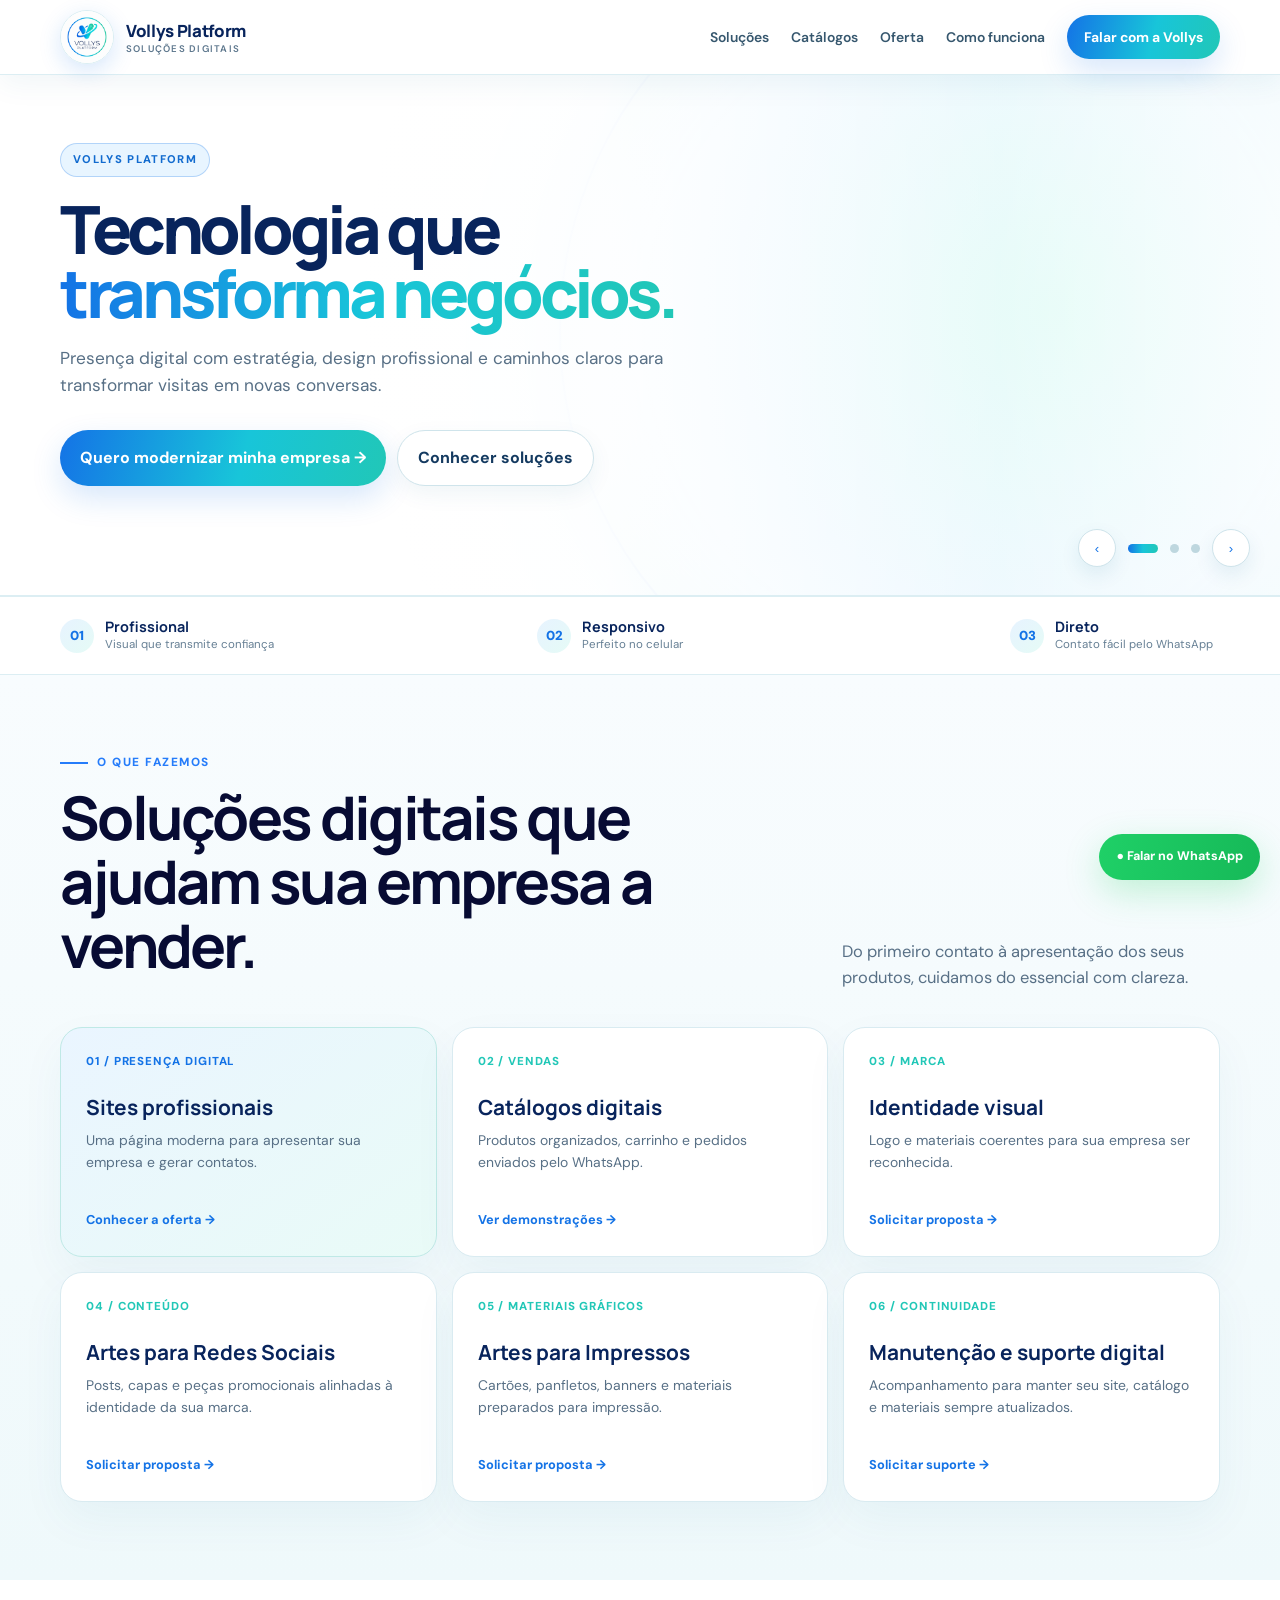
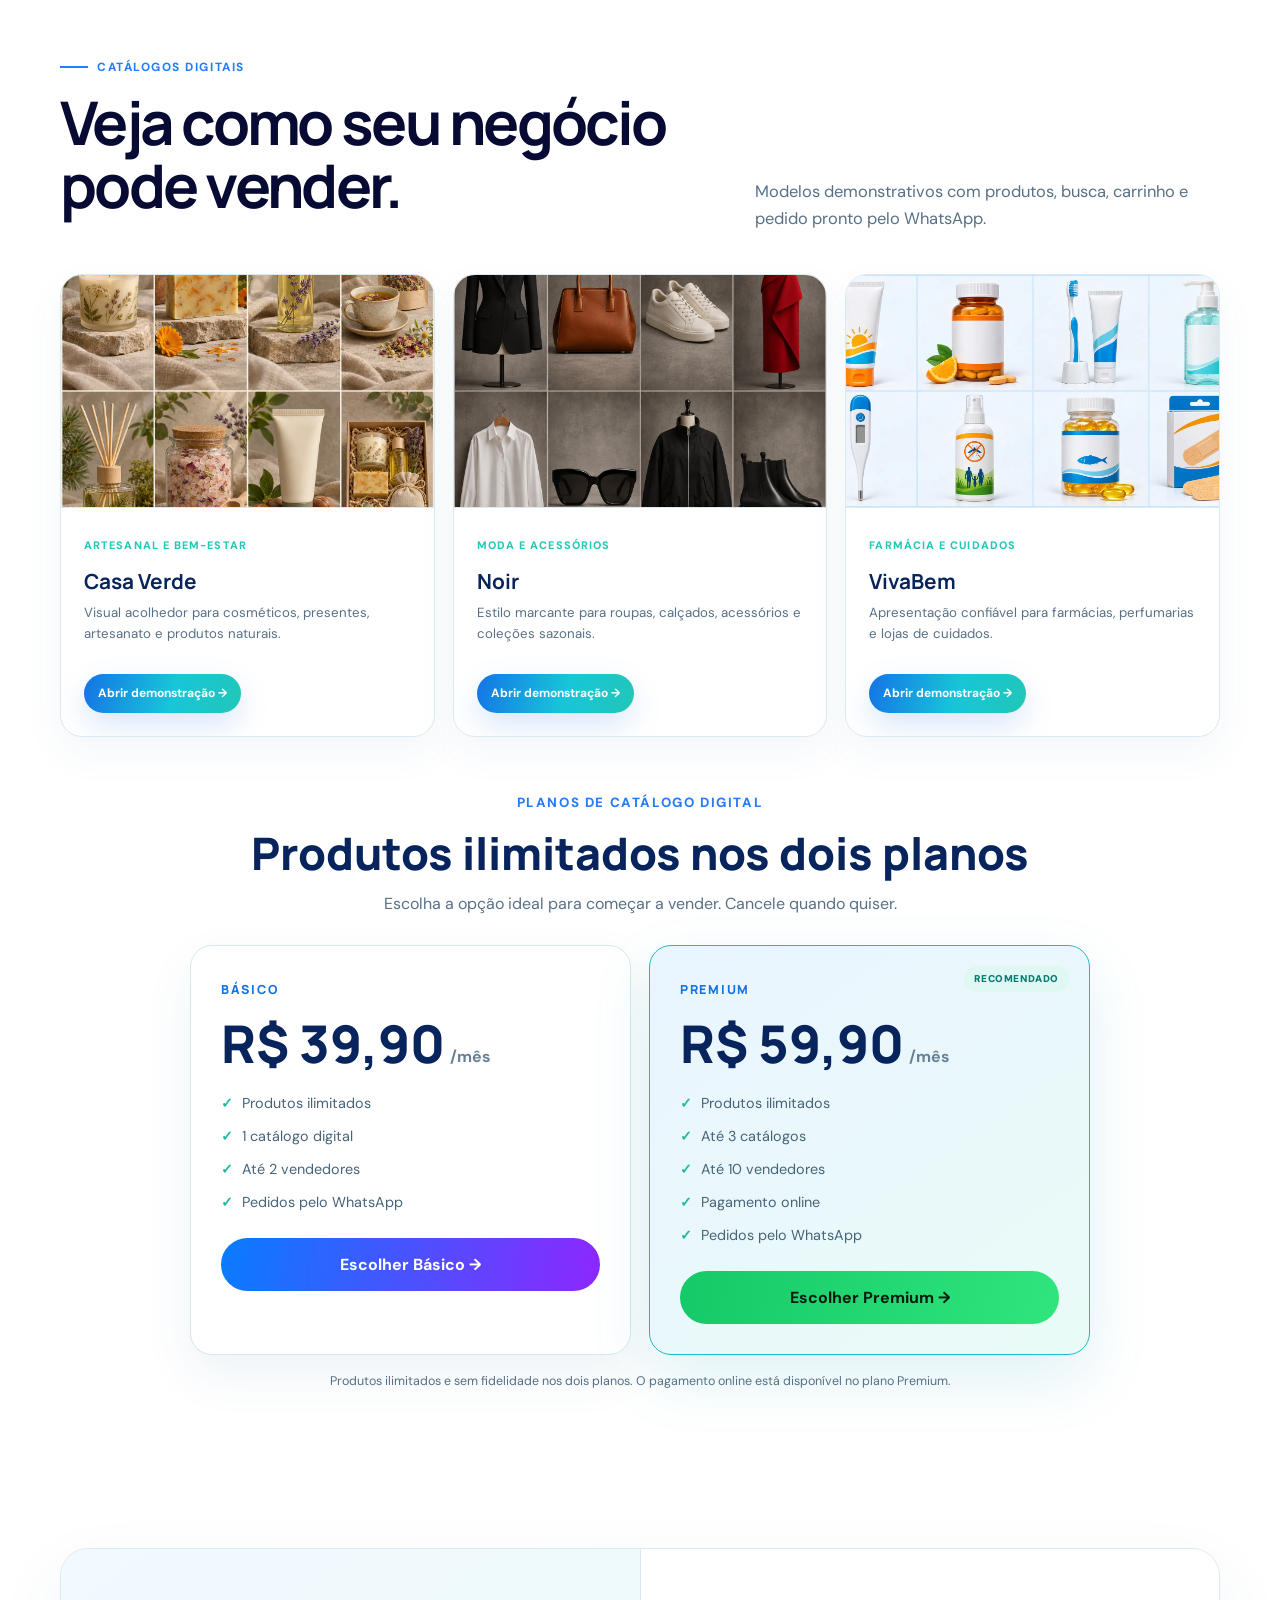
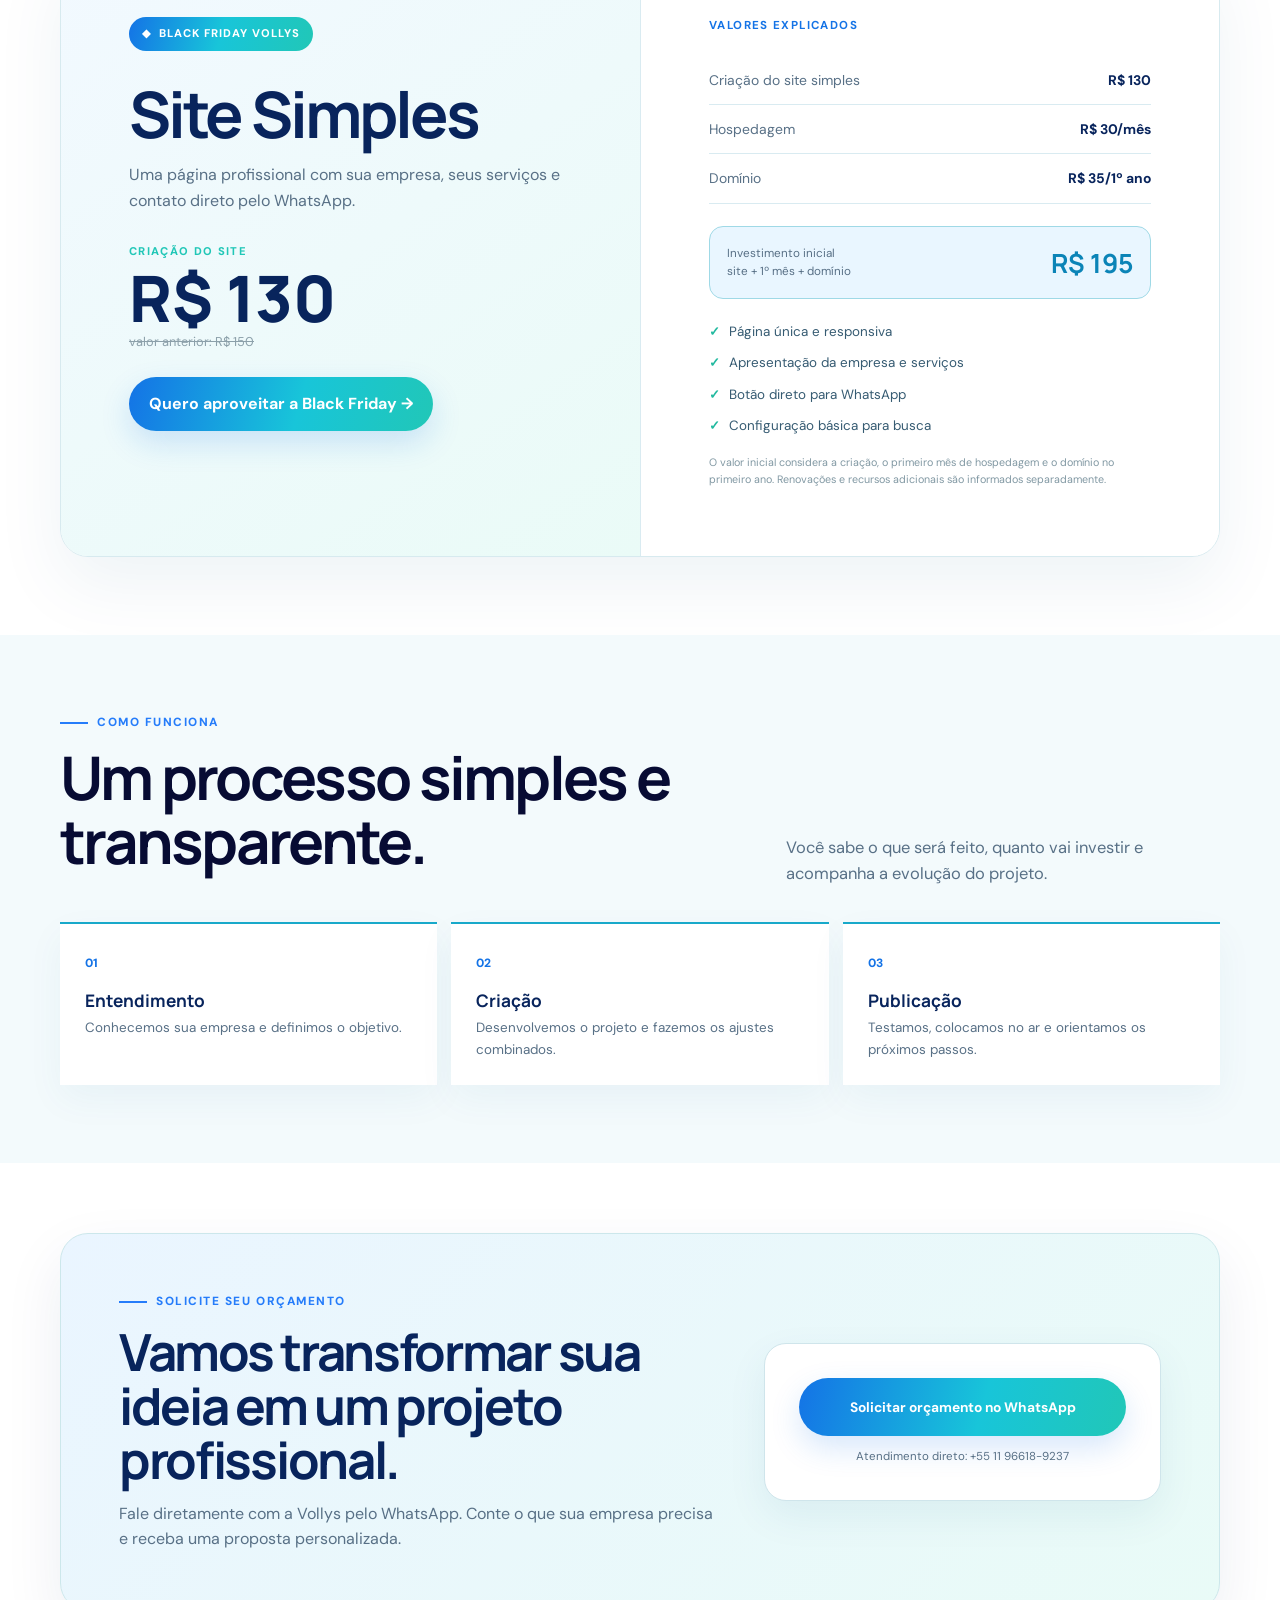
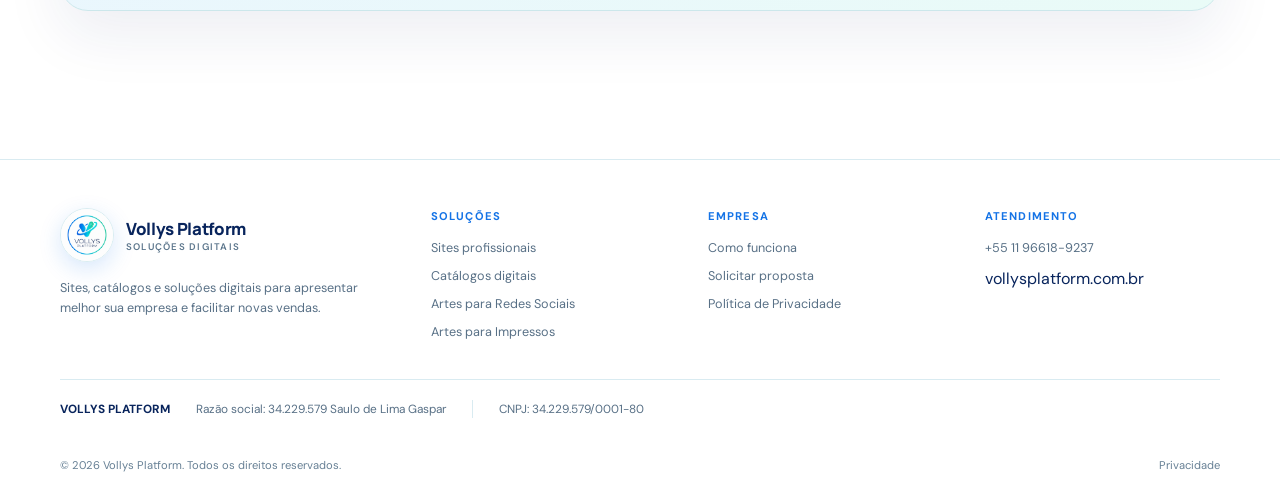
<file: index.html>
<!DOCTYPE html><html lang="pt-BR"><head>
<meta charset="UTF-8"><meta name="viewport" content="width=device-width,initial-scale=1">
<title>Vollys Platform | Tecnologia que transforma negócios</title>
<meta name="description" content="Sites profissionais, catálogos digitais, identidade visual e suporte digital para transformar sua presença na internet em novas oportunidades.">
<link rel="canonical" href="https://vollysplatform.com.br/"><link rel="icon" type="image/jpeg" href="assets/logo-vollys-azul-turquesa-v6.jpg?v=7"><link rel="apple-touch-icon" href="assets/logo-vollys-azul-turquesa-v6.jpg?v=7">
<meta property="og:title" content="Vollys Platform | Tecnologia que transforma negócios"><meta property="og:description" content="Sites profissionais, catálogos digitais, identidade visual e suporte para sua empresa vender melhor."><meta property="og:image" content="https://vollysplatform.com.br/assets/capa-facebook-vollys.png?v=2">
<link rel="preconnect" href="https://fonts.googleapis.com"><link href="https://fonts.googleapis.com/css2?family=DM+Sans:wght@400;500;600;700&family=Manrope:wght@600;700;800&display=swap" rel="stylesheet"><link rel="stylesheet" href="demos.css?v=tema-claro-vollys">
<style>
:root{--ink:#10263a;--blue:#075b80;--teal:#14a9a4;--mint:#dff5f0;--paper:#fbfdfc;--soft:#eef4f5;--muted:#617584;--line:#dce7e9;--lime:#b9ed72}*{box-sizing:border-box;margin:0;padding:0}html{scroll-behavior:smooth}body{font-family:"DM Sans",sans-serif;color:var(--ink);background:var(--paper);line-height:1.6;overflow-x:hidden}a{text-decoration:none;color:inherit}.wrap{width:min(1160px,calc(100% - 40px));margin:auto}.kicker{display:flex;align-items:center;gap:9px;color:var(--teal);font-size:.74rem;font-weight:800;letter-spacing:.13em;text-transform:uppercase}.kicker:before{content:"";width:28px;height:2px;background:currentColor}.title{font:700 clamp(2.15rem,4.7vw,3.8rem)/1.06 Manrope;letter-spacing:-.045em;margin:14px 0}.intro{max-width:650px;color:var(--muted);font-size:1.03rem}.btn{display:inline-flex;align-items:center;justify-content:center;padding:14px 20px;border-radius:999px;font-weight:700;border:1px solid var(--line);transition:.2s;background:white}.btn:hover{transform:translateY(-2px);box-shadow:0 10px 28px #10263a14}.primary{background:var(--ink);color:white;border-color:var(--ink)}
.topnote{background:linear-gradient(90deg,#10263a,#075b80,#10263a);color:white;text-align:center;padding:10px 14px;font-size:.76rem;font-weight:600;letter-spacing:.02em}.topnote b{display:inline-block;background:var(--lime);color:#173315;border-radius:999px;padding:3px 10px;margin-right:7px;font-size:.68rem;letter-spacing:.08em}header{position:sticky;top:0;z-index:20;background:#fbfdfce9;backdrop-filter:blur(16px);border-bottom:1px solid #e6eeee}nav{height:84px;display:flex;align-items:center;justify-content:space-between}.brand img{width:64px;height:64px;object-fit:cover;border-radius:16px;box-shadow:0 7px 22px #173b4d18}.links{display:flex;align-items:center;gap:27px;color:#526978;font-size:.87rem;font-weight:600}.links a:hover{color:var(--ink)}.menu{display:none;border:0;background:none;color:var(--ink);font-size:1.5rem}
.bf-badge{display:inline-flex;align-items:center;gap:8px;background:#10263a;color:white;border-radius:999px;padding:8px 13px;font-size:.7rem;font-weight:800;letter-spacing:.09em;margin-bottom:15px}.bf-badge:before{content:"◆";color:var(--lime)}.hero{padding:78px 0 88px;background:linear-gradient(150deg,#fbfdfc 58%,#e8f6f3 58%)}.hero-grid{display:grid;grid-template-columns:1.05fr .95fr;align-items:center;gap:64px}.hero h1{font:700 clamp(3.15rem,6.5vw,5.65rem)/.98 Manrope;letter-spacing:-.07em;margin:20px 0 24px}.hero h1 span{color:var(--teal)}.hero-copy>p{color:var(--muted);font-size:1.1rem;max-width:610px}.actions{display:flex;gap:11px;flex-wrap:wrap;margin:30px 0 23px}.micro{display:flex;gap:18px;flex-wrap:wrap;font-size:.78rem;color:#59717e}.micro b{color:var(--teal)}.showcase{position:relative;padding:25px}.showcase:before{content:"";position:absolute;inset:0;border-radius:48% 52% 44% 56%;background:#cfeee7;transform:rotate(-6deg)}.site-card{position:relative;background:white;border:1px solid #d9e7e8;border-radius:24px;padding:25px;box-shadow:0 35px 75px #27495820;transform:rotate(2deg)}.site-top{display:flex;gap:6px;margin-bottom:26px}.site-top i{width:8px;height:8px;border-radius:50%;background:#dce5e7}.site-card small{color:var(--teal);font-weight:800;letter-spacing:.08em}.site-card h3{font:700 2.25rem/1.08 Manrope;letter-spacing:-.04em;margin:13px 0}.site-card p{color:var(--muted);font-size:.83rem}.site-cta{display:inline-block;background:var(--ink);color:white;border-radius:999px;padding:10px 15px;margin:22px 0;font-size:.72rem;font-weight:700}.site-lines{display:grid;grid-template-columns:1fr .7fr;gap:10px}.site-lines i{height:75px;border-radius:12px;background:var(--soft)}.site-lines i:last-child{background:var(--mint)}
.proof{padding:28px 0;border-block:1px solid var(--line);background:white}.proof-row{display:flex;justify-content:center;gap:55px;flex-wrap:wrap}.proof-item{display:flex;align-items:center;gap:11px;color:var(--muted);font-size:.82rem}.proof-item span{display:grid;place-items:center;width:34px;height:34px;border-radius:50%;background:var(--mint);color:var(--teal);font-weight:900}section{padding:96px 0}.split{display:grid;grid-template-columns:.85fr 1.15fr;gap:75px;align-items:start}.principles{display:grid;gap:13px}.principle{padding:22px;background:white;border:1px solid var(--line);border-radius:18px;display:grid;grid-template-columns:42px 1fr;gap:16px}.principle span{display:grid;place-items:center;width:42px;height:42px;border-radius:12px;background:var(--mint);color:var(--teal);font-weight:800}.principle h3{font:700 1.05rem Manrope;margin-bottom:3px}.principle p{color:var(--muted);font-size:.85rem}
.services-section{background:var(--soft)}.services-head{display:flex;justify-content:space-between;gap:30px;align-items:end}.services{display:grid;grid-template-columns:repeat(3,1fr);gap:15px;margin-top:43px}.service{background:white;border:1px solid var(--line);border-radius:18px;padding:25px;min-height:225px;display:flex;flex-direction:column}.service em{font-style:normal;color:var(--teal);font-weight:800;font-size:.72rem;letter-spacing:.08em}.service h3{font:700 1.3rem Manrope;margin:22px 0 8px}.service p{color:var(--muted);font-size:.87rem}.service a{margin-top:auto;padding-top:18px;color:var(--blue);font-size:.8rem;font-weight:700}.service.featured{background:var(--ink);color:white;border-color:var(--ink)}.service.featured p{color:#b9cbd3}.service.featured a,.service.featured em{color:#74dfd6}
.offer{background:white}.offer-card{display:grid;grid-template-columns:1fr 1fr;border:1px solid var(--line);border-radius:28px;overflow:hidden;box-shadow:0 30px 80px #25445312}.offer-copy{padding:clamp(35px,6vw,68px);background:linear-gradient(145deg,#f7fbfa,#e8f7f3)}.offer-copy h2{font:700 clamp(2.6rem,5vw,4.2rem)/1 Manrope;letter-spacing:-.05em;margin:16px 0}.offer-copy p{color:var(--muted)}.price{font:800 4rem/1 Manrope;margin:30px 0 2px}.price small{display:block;font:800 .7rem "DM Sans";color:var(--teal);letter-spacing:.12em;text-transform:uppercase;margin-bottom:8px}.was{color:#8ca0aa;text-decoration:line-through;font-size:.8rem}.offer-details{padding:clamp(35px,6vw,68px);background:var(--ink);color:white}.offer-details h3{color:#81e5dc;font-size:.72rem;letter-spacing:.12em;margin-bottom:20px}.row-price{display:flex;justify-content:space-between;gap:15px;padding:13px 0;border-bottom:1px solid #ffffff1c;color:#c8d6dc;font-size:.87rem}.row-price strong{color:white}.total{display:flex;justify-content:space-between;align-items:end;padding:17px;margin:22px 0;border:1px solid #b9ed7255;border-radius:14px;background:#b9ed720c}.total span{font-size:.73rem;color:#c3d3da}.total strong{font:700 1.65rem Manrope;color:var(--lime)}.checklist{list-style:none;display:grid;gap:10px;color:#dce8ec;font-size:.84rem}.checklist li:before{content:"✓";color:#74dfd6;font-weight:900;margin-right:9px}.note{color:#8198a3;font-size:.67rem;margin-top:17px}
.process{background:#f7faf9}.steps{display:grid;grid-template-columns:repeat(4,1fr);gap:14px;margin-top:42px}.step{padding:25px;border-top:2px solid var(--teal);background:white}.step span{color:var(--teal);font-size:.75rem;font-weight:800}.step h3{font:700 1.08rem Manrope;margin:15px 0 5px}.step p{color:var(--muted);font-size:.84rem}.faq-wrap{display:grid;grid-template-columns:.72fr 1.28fr;gap:70px}.faqs{display:grid;gap:9px}.faq{border-bottom:1px solid var(--line)}.faq button{width:100%;border:0;background:none;padding:18px 0;display:flex;justify-content:space-between;text-align:left;color:var(--ink);font-weight:700;cursor:pointer}.answer{display:none;color:var(--muted);font-size:.86rem;padding:0 25px 18px 0}.faq.open .answer{display:block}
.contact{padding-top:35px}.contact-card{display:grid;grid-template-columns:.8fr 1.2fr;gap:50px;background:#eef7f5;border-radius:28px;padding:clamp(30px,5vw,58px)}.contact-card h2{font:700 clamp(2.2rem,4vw,3.5rem)/1.05 Manrope;letter-spacing:-.045em;margin:14px 0}.contact-card p{color:var(--muted)}form{display:grid;gap:12px}.form-row{display:grid;grid-template-columns:1fr 1fr;gap:12px}.field{display:grid;gap:5px}.field label{font-size:.67rem;font-weight:800;color:#536c78}.field input,.field select,.field textarea{width:100%;background:white;color:var(--ink);border:1px solid #d2e1e2;border-radius:12px;padding:13px;outline:none}.field textarea{min-height:85px}.consent{display:flex;gap:8px;color:var(--muted);font-size:.7rem}.consent a{color:var(--blue);text-decoration:underline}.form-note{font-size:.67rem;color:var(--muted)}footer{margin-top:90px;background:var(--ink);color:white;padding:55px 0 95px}.footer-grid{display:grid;grid-template-columns:1.3fr 1fr 1fr;gap:35px}.footer-grid p,.footer-grid a{color:#aebfc7;font-size:.79rem}.footer-grid h3{color:#74dfd6;font-size:.7rem;letter-spacing:.1em;margin-bottom:12px}.foot-links{display:grid;gap:8px}.legal{margin-top:35px;padding-top:22px;border-top:1px solid #ffffff18;display:flex;justify-content:space-between;gap:15px;flex-wrap:wrap;color:#8197a1;font-size:.7rem}.wa{position:fixed;right:20px;bottom:20px;z-index:15;background:#25d366;color:#082512;padding:13px 17px;border-radius:999px;font-size:.78rem;font-weight:800;box-shadow:0 12px 35px #25d36642}
@media(max-width:900px){.hero-grid,.split,.offer-card,.faq-wrap,.contact-card{grid-template-columns:1fr}.services{grid-template-columns:1fr 1fr}.steps{grid-template-columns:1fr 1fr}.footer-grid{grid-template-columns:1fr 1fr}.footer-grid>div:first-child{grid-column:span 2}}@media(max-width:680px){.wrap{width:calc(100% - 28px)}.links{display:none;position:absolute;top:84px;left:0;right:0;padding:20px;background:#050932;flex-direction:column;align-items:stretch}.links.open{display:flex}.menu{display:block}.hero{padding:0}.hero h1{font-size:2.75rem}.showcase{padding:7px}.site-card{transform:none}.services-head{display:block}.services,.steps,.form-row,.footer-grid{grid-template-columns:1fr}.footer-grid>div:first-child{grid-column:auto}.offer-copy,.offer-details{padding:32px 25px}section{padding:72px 0}.wa span{display:none}.wa{padding:15px;border-radius:50%}}

/* Identidade Vollys 2026 */
:root{--ink:#060a32;--blue:#087cff;--teal:#08d9ef;--violet:#a817ff;--mint:#e8f7ff;--paper:#f8faff;--soft:#edf2ff;--muted:#5f6c88;--line:#dce3f4;--lime:#08d9ef}body{background:var(--paper)}.topnote{background:linear-gradient(90deg,#05072d,#0b2b78,#4b0c88,#05072d);font-size:.78rem}.topnote b{background:linear-gradient(90deg,#08d9ef,#8d42ff);color:white}.brand{display:flex;align-items:center;gap:12px}.brand img{width:62px;height:62px;border-radius:50%;box-shadow:0 0 28px #1acfff55}.brand-name{font:800 1.05rem Manrope;color:white;letter-spacing:-.02em}.brand-name small{display:block;color:#9eacd1;font:600 .6rem "DM Sans";letter-spacing:.13em;text-transform:uppercase}header{background:#05072df2;border-bottom:1px solid #ffffff1c}.links{color:#cad4f1}.links a:hover{color:white}.menu{color:white}.primary{background:linear-gradient(100deg,#087cff,#781dff);border:0;box-shadow:0 12px 35px #273fff35}.primary:hover{box-shadow:0 16px 40px #273fff55}.kicker{color:#257cfa}.title{color:#070b33}.hero{position:relative;padding:0;background:#04072c;color:white}.carousel{position:relative;min-height:640px;overflow:hidden}.slide{position:absolute;inset:0;opacity:0;visibility:hidden;transition:opacity .7s ease;display:grid;align-items:center;background-size:cover;background-position:center}.slide.active{opacity:1;visibility:visible;z-index:1}.slide:after{content:"";position:absolute;inset:0;background:linear-gradient(90deg,#03062de8 0%,#03062dbf 44%,#03062d36 78%,#03062d80 100%)}.slide-one{background-image:url('assets/capa-facebook-vollys.png?v=2')}.slide-two{background:radial-gradient(circle at 78% 30%,#6120c9 0,#102a80 27%,#05072d 62%)}.slide-three{background:radial-gradient(circle at 70% 45%,#046ca8 0,#14206c 34%,#05072d 67%)}.slide-inner{position:relative;z-index:2;width:min(1160px,calc(100% - 40px));margin:auto;padding:90px 0 110px}.slide-copy{max-width:680px}.slide-copy .eyebrow{display:inline-flex;padding:7px 12px;border:1px solid #47e7ff66;border-radius:999px;background:#08d9ef12;color:#71ecff;font-weight:800;font-size:.7rem;letter-spacing:.12em}.slide h1,.slide h2{font:800 clamp(3rem,6vw,5.8rem)/.96 Manrope;letter-spacing:-.065em;margin:20px 0}.slide h1 span,.slide h2 span{background:linear-gradient(90deg,#1ddff1,#3e89ff,#be2fff);-webkit-background-clip:text;background-clip:text;color:transparent}.slide p{max-width:610px;color:#d2dcf3;font-size:1.08rem}.slide .btn:not(.primary){background:#ffffff10;color:white;border-color:#ffffff3a}.slide-visual{position:absolute;right:7%;top:50%;transform:translateY(-50%);width:min(32vw,390px);aspect-ratio:1;border-radius:50%;padding:14px;background:linear-gradient(135deg,#10ddf2,#1a5fff,#c018ff);box-shadow:0 0 100px #166fff55}.slide-visual img{width:100%;height:100%;object-fit:cover;border-radius:50%;display:block}.catalog-stack{position:absolute;right:5%;top:50%;transform:translateY(-50%);display:grid;grid-template-columns:repeat(2,minmax(150px,220px));gap:16px;transform-origin:center}.catalog-stack img{width:100%;aspect-ratio:1.3;object-fit:cover;border-radius:20px;border:1px solid #ffffff32;box-shadow:0 25px 60px #0006}.carousel-controls{position:absolute;z-index:4;left:50%;bottom:30px;transform:translateX(-50%);display:flex;align-items:center;gap:12px}.carousel-dot{width:9px;height:9px;border-radius:50%;border:0;background:#ffffff55;cursor:pointer}.carousel-dot.active{width:30px;border-radius:8px;background:linear-gradient(90deg,#08d9ef,#a817ff)}.carousel-arrow{display:grid;place-items:center;width:38px;height:38px;border-radius:50%;border:1px solid #ffffff38;background:#05072d99;color:white;cursor:pointer}.proof{background:#070b36;border-color:#ffffff14}.proof-item{color:#c9d4ef}.proof-item span{background:#10dff11b;color:#29e9fb}.services-section{background:linear-gradient(180deg,#f1f4ff,#e9efff)}.service{border-color:#d8e0f4;box-shadow:0 16px 40px #1d2c6510}.service.featured,.offer-details,footer{background:linear-gradient(145deg,#060a32,#111a5b)}.offer-copy{background:linear-gradient(145deg,#f7f9ff,#e8efff)}.contact-card{background:linear-gradient(135deg,#edf4ff,#f5eaff)}.wa{background:linear-gradient(100deg,#1fd067,#16b958);color:white}.demos-section{background:#fff}.catalog-offer{background:linear-gradient(120deg,#060a32,#172b7e)!important}.legal{color:#91a0c5}
.slide-one{background:radial-gradient(circle at 78% 30%,#233bba 0,#141d70 22%,#090d42 48%,#03062b 78%)!important}.slide-one:before{content:"";position:absolute;right:-8%;top:-30%;width:64vw;height:64vw;border-radius:50%;border:2px solid #19dff044;box-shadow:0 0 130px #652dff55,inset 0 0 100px #0bdff022}
@media(max-width:900px){.slide-visual,.catalog-stack{opacity:.28;right:-8%;filter:saturate(.9)}.slide-copy{max-width:78%}.carousel{min-height:600px}}
/* Organização compacta */
header nav{height:70px}.brand img{width:50px;height:50px}.links{gap:22px}.links .btn{padding:11px 17px}.carousel{min-height:520px}.slide-inner{padding:68px 0 92px}.slide h1,.slide h2{font-size:clamp(2.7rem,5.2vw,4.8rem);max-width:720px}.proof{padding:20px 0}.proof-row{justify-content:space-between;gap:22px}.proof-item{min-width:210px}.proof-item div{display:grid}.proof-item strong{color:white;font:700 .9rem Manrope}.proof-item small{color:#8fa1c9;font-size:.72rem}.services-section,section{padding:78px 0}.services{grid-template-columns:repeat(3,1fr);margin-top:35px}.service{min-height:230px}.process-heading{display:flex;align-items:end;justify-content:space-between;gap:40px}.steps{grid-template-columns:repeat(3,1fr);margin-top:34px}.contact{padding-top:70px}footer{margin-top:70px;padding:48px 0 28px}.footer-grid{grid-template-columns:1.4fr repeat(3,1fr);gap:42px}.footer-about p{margin-top:16px;max-width:330px}.company-data{display:flex;flex-wrap:wrap;gap:10px 26px;margin-top:36px;padding:20px 0;border-top:1px solid #ffffff18;color:#9aa9cc;font-size:.74rem}.company-data strong{color:white}.company-data span+span{padding-left:26px;border-left:1px solid #ffffff20}.legal{margin-top:0;padding-top:18px}.legal a{color:#9aa9cc}
.cta-card{grid-template-columns:1.2fr .8fr;align-items:center;background:linear-gradient(135deg,#edf4ff,#f5eaff);border:1px solid #dde4f8;box-shadow:0 24px 60px #18286b14}.cta-card h2{max-width:720px}.cta-action{display:grid;justify-items:center;gap:12px;padding:34px;border-radius:22px;background:#060a32}.cta-whatsapp{width:100%;min-height:58px;text-align:center;white-space:nowrap;font-size:.86rem}.cta-action small{color:#9cadd3;font-size:.72rem}
@media(max-width:1000px){.services{grid-template-columns:1fr 1fr}.footer-grid{grid-template-columns:1.3fr 1fr 1fr}.footer-grid>div:last-child{grid-column:2}.company-data span+span{padding-left:0;border-left:0}.cta-card{grid-template-columns:1fr}.cta-action{justify-items:stretch}}
@media(max-width:680px){.brand-name{display:none}.carousel{min-height:570px}.slide-inner{padding:62px 0 110px}.slide-copy{max-width:100%}.slide:after{background:#03062ddd}.slide h1,.slide h2{font-size:2.65rem}.slide-visual{width:75vw;right:-30%;opacity:.22}.catalog-stack{right:-38%;opacity:.18}.services-section,section{padding:60px 0}.proof-row{display:grid;grid-template-columns:1fr}.proof-item{min-width:0}.services{grid-template-columns:1fr}.process-heading{display:block}.steps{grid-template-columns:1fr}.footer-grid{grid-template-columns:1fr;gap:28px}.footer-grid>div:last-child{grid-column:auto}.company-data{display:grid}.topnote{font-size:.68rem}.topnote b{display:none}}
/* Evita sobreposição dos controles do carrossel com os botões */
.carousel-controls{left:auto;right:30px;bottom:28px;transform:none}
@media(max-width:680px){.carousel{min-height:600px}.slide-inner{padding-bottom:145px}.carousel-controls{right:auto;left:50%;bottom:24px;transform:translateX(-50%)}}
/* Logo oficial Vollys Platform */
.brand img{object-fit:contain;background:transparent}
.slide-visual img{object-fit:contain;background:#fff}
/* Identidade clara azul e turquesa Vollys */
:root{--ink:#08245c;--blue:#1473e6;--teal:#21c7b7;--violet:#1473e6;--mint:#eafbf8;--paper:#fff;--soft:#f2fafd;--muted:#587086;--line:#d9ebf1;--lime:#21c7b7}
body{background:#fff;color:var(--ink)}
header{background:#fffffff4;border-bottom:1px solid #dceef3;box-shadow:0 8px 30px #075b8010}header nav{height:74px}
.brand img{width:54px;height:54px;box-shadow:0 7px 22px #1473e62b;border:1px solid #d9edf2}
.brand-name{color:#08245c}.brand-name small{color:#5d778d}.links{color:#36576e}.links a:hover{color:#1473e6}.menu{color:#08245c}
.primary{background:linear-gradient(105deg,#1473e6,#18c5d9 56%,#21c7b7);color:#fff;box-shadow:0 12px 30px #1473e62b}
.primary:hover{box-shadow:0 17px 38px #0b8fa33d}
.hero{background:#fff;color:#08245c;border-bottom:1px solid #dceef3}
.slide{background-color:#fff}.slide-one{background:radial-gradient(circle at 82% 45%,#ddfbf5 0,#eaf7ff 29%,#fff 63%)!important}.slide-two{background:radial-gradient(circle at 78% 35%,#ddf8fa 0,#e8f3ff 32%,#fff 66%)}.slide-three{background:radial-gradient(circle at 76% 42%,#e7f5ff 0,#e5fbf6 35%,#fff 69%)}
.slide:after{background:linear-gradient(90deg,#fffffff8 0%,#ffffffe8 47%,#ffffff45 78%,#ffffffb5 100%)}
.slide-one:before{border-color:#1473e62d;box-shadow:0 0 100px #18c5d92b,inset 0 0 90px #21c7b724}
.slide-copy .eyebrow{border-color:#1473e641;background:#e8f5ff;color:#126bcf}.slide h1,.slide h2{color:#08245c}.slide h1 span,.slide h2 span{background:linear-gradient(90deg,#1473e6,#18c5d9,#21c7b7);-webkit-background-clip:text;background-clip:text;color:transparent}.slide p{color:#587086}.slide .btn:not(.primary){background:#fff;color:#143a60;border-color:#cfe4eb;box-shadow:0 8px 22px #075b8010}
.slide-visual{background:linear-gradient(135deg,#1473e6,#18c5d9,#21c7b7);box-shadow:0 30px 75px #0e9eb533}.catalog-stack img{border-color:#fff;box-shadow:0 22px 55px #075b8026}
.carousel-arrow{background:#fff;color:#1473e6;border-color:#cfe4eb;box-shadow:0 8px 20px #075b8017}.carousel-dot{background:#bed7df}.carousel-dot.active{background:linear-gradient(90deg,#1473e6,#18c5d9,#21c7b7)}
.proof{background:#fff;border-color:#dceef3}.proof-item{color:#526c81}.proof-item span{background:linear-gradient(135deg,#e7f3ff,#e5fbf6);color:#1473e6}.proof-item strong{color:#08245c}.proof-item small{color:#678095}
.services-section{background:linear-gradient(180deg,#f8fcfe,#eff9fb)}.service{background:#fff;border-color:#d9ebf1;box-shadow:0 18px 45px #075b800d;border-radius:22px;transition:transform .25s ease,box-shadow .25s ease}.service:hover{transform:translateY(-5px);box-shadow:0 24px 55px #075b801a}.service.featured{background:linear-gradient(145deg,#eaf5ff,#e9fbf7);color:#08245c;border-color:#bfe9e6}.service.featured p{color:#587086}.service.featured a,.service.featured em{color:#1473e6}
.demos-section{background:#fff}.demo-card{background:#fff;box-shadow:0 16px 40px #075b800d;border-radius:22px}.catalog-offer{background:linear-gradient(120deg,#eaf5ff,#e7fbf7)!important;color:#08245c;border:1px solid #cce7eb}.catalog-offer small{color:#1473e6}.catalog-offer p{color:#587086}.catalog-price del,.catalog-price span{color:#678095}.catalog-price strong{color:#0b84b7}
.catalog-plan{background:#fff;color:#08245c;border-color:#d4e8ed;box-shadow:0 20px 50px #075b8012}.catalog-plan.featured-plan{background:linear-gradient(145deg,#eaf5ff,#e9fbf7);border-color:#21b8c6;box-shadow:0 24px 60px #0e9eb521}.plan-name{color:#1473e6}.plan-price strong{color:#08245c}.plan-price span{color:#678095}.catalog-plan ul{color:#45647a}.catalog-plan li:before{color:#21b99f}.recommended{background:#dff8f4;color:#087b72}
.offer{background:#fff}.offer-card{border-color:#d7eaef;box-shadow:0 28px 70px #075b8012}.offer-copy{background:linear-gradient(145deg,#f2f9ff,#eafbf7)}.offer-details{background:#fff;color:#08245c;border-left:1px solid #d9ebf1}.offer-details h3{color:#1473e6}.row-price{color:#587086;border-color:#d9ebf1}.row-price strong{color:#08245c}.total{background:#e9f6ff;border-color:#9fd9e6}.total span{color:#587086}.total strong{color:#0b84b7}.checklist{color:#365b72}.checklist li:before{color:#21b99f}.bf-badge{background:linear-gradient(105deg,#1473e6,#18c5d9,#21c7b7);color:#fff}.bf-badge:before{color:#fff}
.process{background:#f3fafc}.step{background:#fff;border-top-color:#18a9ca;box-shadow:0 14px 35px #075b800d}.step span{color:#1473e6}.contact-card,.cta-card{background:linear-gradient(135deg,#eaf5ff,#e9fbf7);border-color:#cce7eb}.cta-action{background:#fff;border:1px solid #cfe5eb;box-shadow:0 15px 40px #075b8012}.cta-action small{color:#587086}
footer{background:#fff!important;color:#08245c;border-top:1px solid #d9ebf1}.footer-grid p,.footer-grid a{color:#587086}.footer-grid h3{color:#1473e6}.company-data{border-color:#d9ebf1;color:#587086}.company-data strong{color:#08245c}.company-data span+span{border-color:#d9ebf1}.legal,.legal a{color:#678095}
@media(max-width:900px){.slide-copy{max-width:82%}}
@media(max-width:680px){.links{background:#fff;box-shadow:0 20px 45px #075b801f;border-bottom:1px solid #d9ebf1}.slide:after{background:#fffffff0}.slide-copy{max-width:100%}.slide-visual,.catalog-stack{opacity:.16}.offer-details{border-left:0;border-top:1px solid #d9ebf1}}
</style><script src="demos-section.js?v=tema-claro-vollys" defer></script></head><body>
<header><nav class="wrap"><a class="brand" href="#top"><img src="assets/logo-vollys-azul-turquesa-v6.jpg?v=7" alt="Logo Vollys Platform"><span class="brand-name">Vollys Platform<small>Soluções digitais</small></span></a><button class="menu" aria-label="Abrir menu">☰</button><div class="links"><a href="#solucoes">Soluções</a><a href="#demonstracoes">Catálogos</a><a href="#oferta">Oferta</a><a href="#processo">Como funciona</a><a class="btn primary" href="#orcamento">Falar com a Vollys</a></div></nav></header>
<main id="top"><section class="hero" aria-label="Destaques Vollys"><div class="carousel" id="hero-carousel">
<article class="slide slide-one active"><div class="slide-inner"><div class="slide-copy"><span class="eyebrow">VOLLYS PLATFORM</span><h1>Tecnologia que <span>transforma negócios.</span></h1><p>Presença digital com estratégia, design profissional e caminhos claros para transformar visitas em novas conversas.</p><div class="actions"><a class="btn primary" href="#orcamento">Quero modernizar minha empresa →</a><a class="btn" href="#solucoes">Conhecer soluções</a></div></div></div></article>
<article class="slide slide-two"><div class="slide-inner"><div class="slide-copy"><span class="eyebrow">SITES PROFISSIONAIS</span><h2>Um site que transmite <span>confiança.</span></h2><p>Experiência moderna, rápida e adaptada ao celular para apresentar sua empresa e facilitar o contato pelo WhatsApp.</p><div class="actions"><a class="btn primary" href="#oferta">Ver oferta do site →</a><a class="btn" href="https://wa.me/5511966189237?text=Ol%C3%A1%21%20Quero%20um%20site%20profissional%20para%20minha%20empresa." target="_blank">Falar no WhatsApp</a></div></div><div class="slide-visual"><img src="assets/logo-vollys-azul-turquesa-v6.jpg?v=7" alt="Logo oficial Vollys Platform"></div></div></article>
<article class="slide slide-three"><div class="slide-inner"><div class="slide-copy"><span class="eyebrow">CATÁLOGOS DIGITAIS</span><h2>Produtos ilimitados para <span>vender mais.</span></h2><p>Planos a partir de R$ 39,90 por mês, com pedidos pelo WhatsApp. No Premium, seu cliente também pode pagar online.</p><div class="actions"><a class="btn primary" href="#demonstracoes">Ver planos e demonstrações →</a><a class="btn" href="https://wa.me/5511966189237?text=Ol%C3%A1%21%20Quero%20conhecer%20os%20planos%20do%20Cat%C3%A1logo%20Digital%20com%20produtos%20ilimitados." target="_blank" rel="noopener">Quero meu catálogo</a></div></div><div class="catalog-stack"><img src="demos/natural/products-real.webp" alt="Catálogo de produtos naturais"><img src="demos/moda/products-real.webp" alt="Catálogo de moda"><img src="demos/farmacia/products-real.webp" alt="Catálogo de farmácia"></div></div></article>
<div class="carousel-controls"><button class="carousel-arrow prev" aria-label="Destaque anterior">‹</button><button class="carousel-dot active" aria-label="Ir ao destaque 1"></button><button class="carousel-dot" aria-label="Ir ao destaque 2"></button><button class="carousel-dot" aria-label="Ir ao destaque 3"></button><button class="carousel-arrow next" aria-label="Próximo destaque">›</button></div></div></section>
<div class="proof"><div class="wrap proof-row"><div class="proof-item"><span>01</span><div><strong>Profissional</strong><small>Visual que transmite confiança</small></div></div><div class="proof-item"><span>02</span><div><strong>Responsivo</strong><small>Perfeito no celular</small></div></div><div class="proof-item"><span>03</span><div><strong>Direto</strong><small>Contato fácil pelo WhatsApp</small></div></div></div></div>
<section class="services-section" id="solucoes"><div class="wrap"><div class="services-head"><div><div class="kicker">O que fazemos</div><h2 class="title">Soluções digitais que ajudam sua empresa a vender.</h2></div><p class="intro">Do primeiro contato à apresentação dos seus produtos, cuidamos do essencial com clareza.</p></div><div class="services"><article class="service featured"><em>01 / PRESENÇA DIGITAL</em><h3>Sites profissionais</h3><p>Uma página moderna para apresentar sua empresa e gerar contatos.</p><a href="#oferta">Conhecer a oferta →</a></article><article class="service"><em>02 / VENDAS</em><h3>Catálogos digitais</h3><p>Produtos organizados, carrinho e pedidos enviados pelo WhatsApp.</p><a href="#demonstracoes">Ver demonstrações →</a></article><article class="service"><em>03 / MARCA</em><h3>Identidade visual</h3><p>Logo e materiais coerentes para sua empresa ser reconhecida.</p><a href="#orcamento">Solicitar proposta →</a></article><article class="service"><em>04 / CONTEÚDO</em><h3>Artes para Redes Sociais</h3><p>Posts, capas e peças promocionais alinhadas à identidade da sua marca.</p><a href="#orcamento">Solicitar proposta →</a></article><article class="service"><em>05 / MATERIAIS GRÁFICOS</em><h3>Artes para Impressos</h3><p>Cartões, panfletos, banners e materiais preparados para impressão.</p><a href="#orcamento">Solicitar proposta →</a></article><article class="service"><em>06 / CONTINUIDADE</em><h3>Manutenção e suporte digital</h3><p>Acompanhamento para manter seu site, catálogo e materiais sempre atualizados.</p><a href="#orcamento">Solicitar suporte →</a></article></div></div></section>
<section class="offer" id="oferta"><div class="wrap offer-card"><div class="offer-copy"><div class="bf-badge">BLACK FRIDAY VOLLYS</div><h2>Site Simples</h2><p>Uma página profissional com sua empresa, seus serviços e contato direto pelo WhatsApp.</p><div class="price"><small>Criação do site</small>R$ 130</div><div class="was">valor anterior: R$ 150</div><a class="btn primary" style="margin-top:25px" href="https://wa.me/5511966189237?text=Ol%C3%A1%21%20Quero%20aproveitar%20a%20Black%20Friday%20do%20site%20simples%20por%20R%24%20130." target="_blank">Quero aproveitar a Black Friday →</a></div><div class="offer-details"><h3>VALORES EXPLICADOS</h3><div class="row-price"><span>Criação do site simples</span><strong>R$ 130</strong></div><div class="row-price"><span>Hospedagem</span><strong>R$ 30/mês</strong></div><div class="row-price"><span>Domínio</span><strong>R$ 35/1º ano</strong></div><div class="total"><span>Investimento inicial<br>site + 1º mês + domínio</span><strong>R$ 195</strong></div><ul class="checklist"><li>Página única e responsiva</li><li>Apresentação da empresa e serviços</li><li>Botão direto para WhatsApp</li><li>Configuração básica para busca</li></ul><p class="note">O valor inicial considera a criação, o primeiro mês de hospedagem e o domínio no primeiro ano. Renovações e recursos adicionais são informados separadamente.</p></div></div></section>
<section class="process" id="processo"><div class="wrap"><div class="process-heading"><div><div class="kicker">Como funciona</div><h2 class="title">Um processo simples e transparente.</h2></div><p class="intro">Você sabe o que será feito, quanto vai investir e acompanha a evolução do projeto.</p></div><div class="steps"><article class="step"><span>01</span><h3>Entendimento</h3><p>Conhecemos sua empresa e definimos o objetivo.</p></article><article class="step"><span>02</span><h3>Criação</h3><p>Desenvolvemos o projeto e fazemos os ajustes combinados.</p></article><article class="step"><span>03</span><h3>Publicação</h3><p>Testamos, colocamos no ar e orientamos os próximos passos.</p></article></div></div></section>
<section class="contact" id="orcamento"><div class="wrap contact-card cta-card"><div><div class="kicker">Solicite seu orçamento</div><h2>Vamos transformar sua ideia em um projeto profissional.</h2><p>Fale diretamente com a Vollys pelo WhatsApp. Conte o que sua empresa precisa e receba uma proposta personalizada.</p></div><div class="cta-action"><a class="btn primary cta-whatsapp" href="https://wa.me/5511966189237?text=Ol%C3%A1%21%20Vim%20pelo%20site%20da%20Vollys%20Platform%20e%20gostaria%20de%20solicitar%20um%20or%C3%A7amento." target="_blank" rel="noopener">Solicitar orçamento no WhatsApp</a><small>Atendimento direto: +55 11 96618-9237</small></div></div></section></main>
<footer><div class="wrap"><div class="footer-grid"><div class="footer-about"><a class="brand" href="#top"><img src="assets/logo-vollys-azul-turquesa-v6.jpg?v=7" alt="Logo Vollys Platform"><span class="brand-name">Vollys Platform<small>Soluções digitais</small></span></a><p>Sites, catálogos e soluções digitais para apresentar melhor sua empresa e facilitar novas vendas.</p></div><div><h3>SOLUÇÕES</h3><div class="foot-links"><a href="#solucoes">Sites profissionais</a><a href="#demonstracoes">Catálogos digitais</a><a href="#orcamento">Artes para Redes Sociais</a><a href="#orcamento">Artes para Impressos</a></div></div><div><h3>EMPRESA</h3><div class="foot-links"><a href="#processo">Como funciona</a><a href="#orcamento">Solicitar proposta</a><a href="privacidade.html">Política de Privacidade</a></div></div><div><h3>ATENDIMENTO</h3><div class="foot-links"><a href="https://wa.me/5511966189237" target="_blank">+55 11 96618-9237</a><span>vollysplatform.com.br</span></div></div></div><div class="company-data"><strong>VOLLYS PLATFORM</strong><span>Razão social: 34.229.579 Saulo de Lima Gaspar</span><span>CNPJ: 34.229.579/0001-80</span></div><div class="legal"><span>© 2026 Vollys Platform. Todos os direitos reservados.</span><span><a href="privacidade.html">Privacidade</a></span></div></div></footer>
<a class="wa" href="https://wa.me/5511966189237?text=Ol%C3%A1%21%20Vim%20pelo%20site%20da%20Vollys%20Platform." target="_blank" aria-label="Falar no WhatsApp">● <span>Falar no WhatsApp</span></a>
<script>const menu=document.querySelector('.menu'),links=document.querySelector('.links');menu.onclick=()=>links.classList.toggle('open');links.querySelectorAll('a').forEach(a=>a.onclick=()=>links.classList.remove('open'));const slides=[...document.querySelectorAll('.slide')],dots=[...document.querySelectorAll('.carousel-dot')];let current=0,timer;function showSlide(i){current=(i+slides.length)%slides.length;slides.forEach((s,n)=>s.classList.toggle('active',n===current));dots.forEach((d,n)=>d.classList.toggle('active',n===current));clearInterval(timer);timer=setInterval(()=>showSlide(current+1),6500)}document.querySelector('.carousel-arrow.prev').onclick=()=>showSlide(current-1);document.querySelector('.carousel-arrow.next').onclick=()=>showSlide(current+1);dots.forEach((d,i)=>d.onclick=()=>showSlide(i));showSlide(0);</script></body></html>
</file>
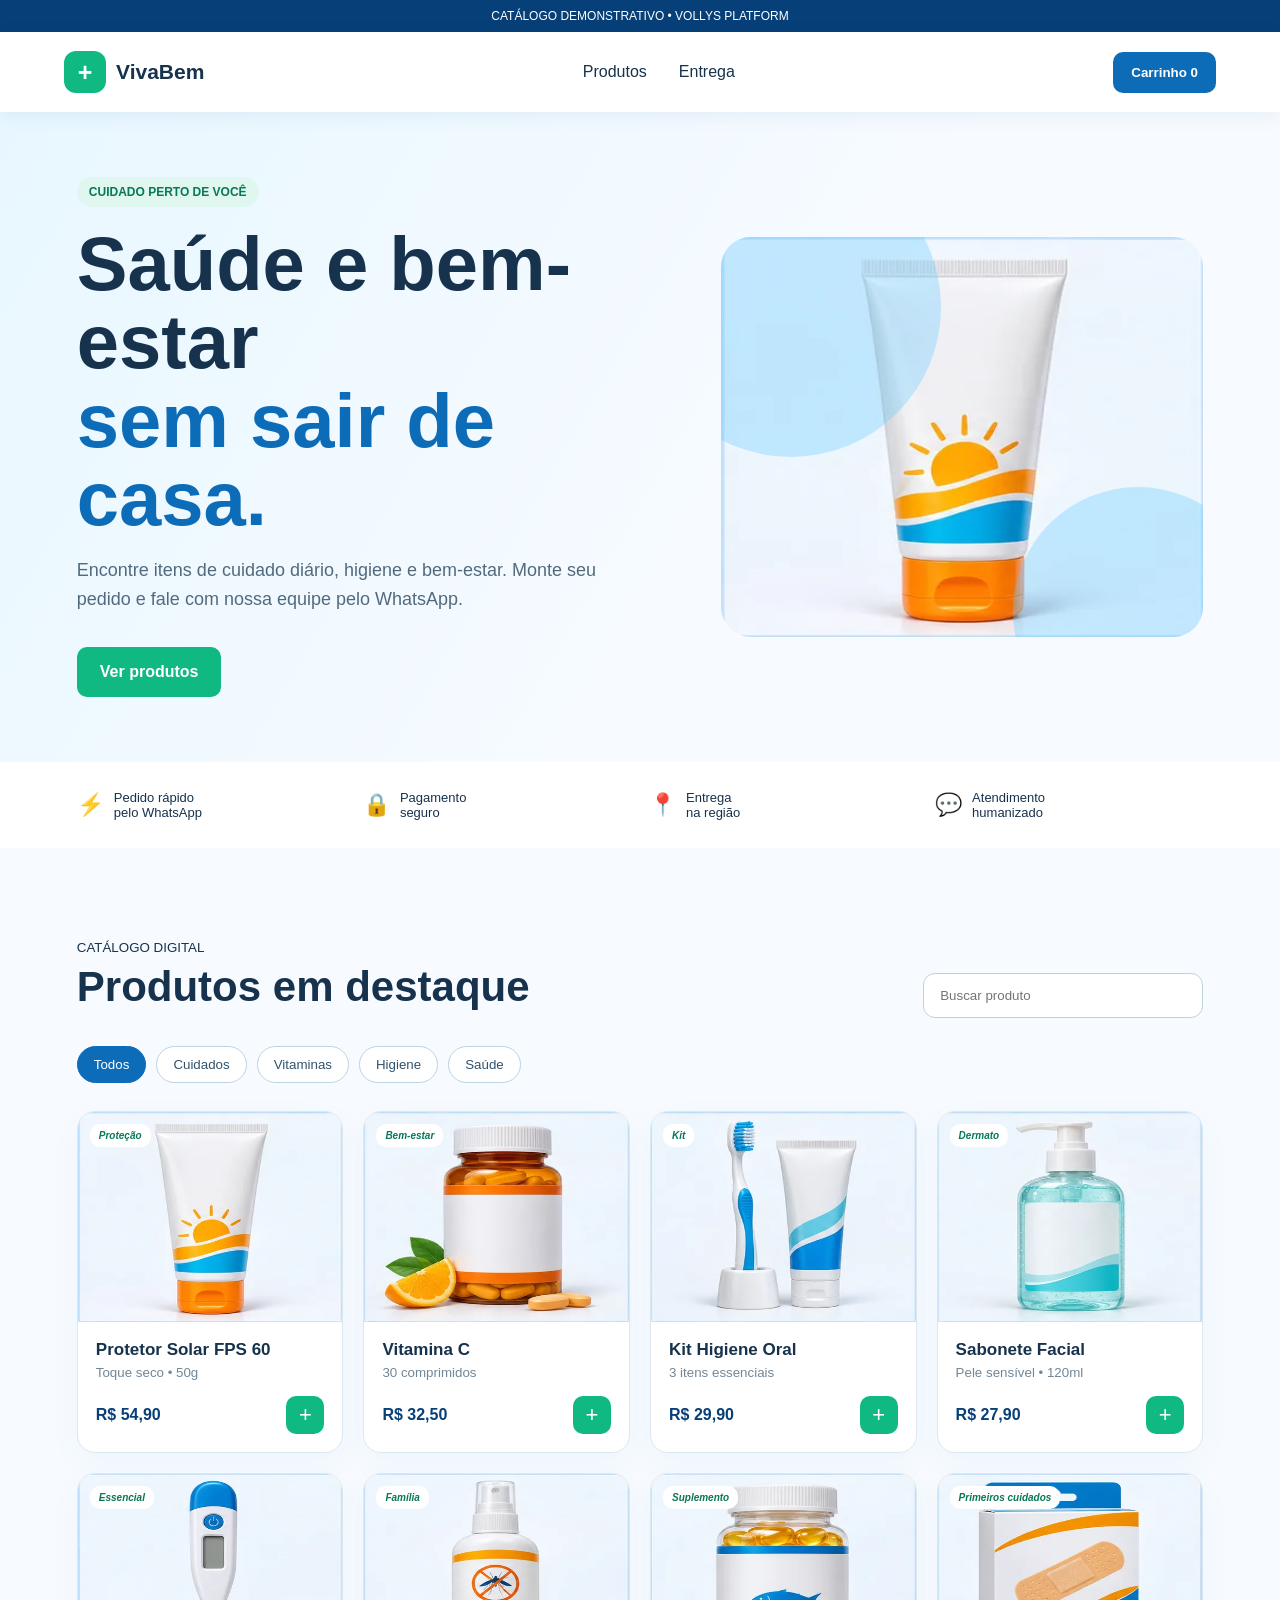
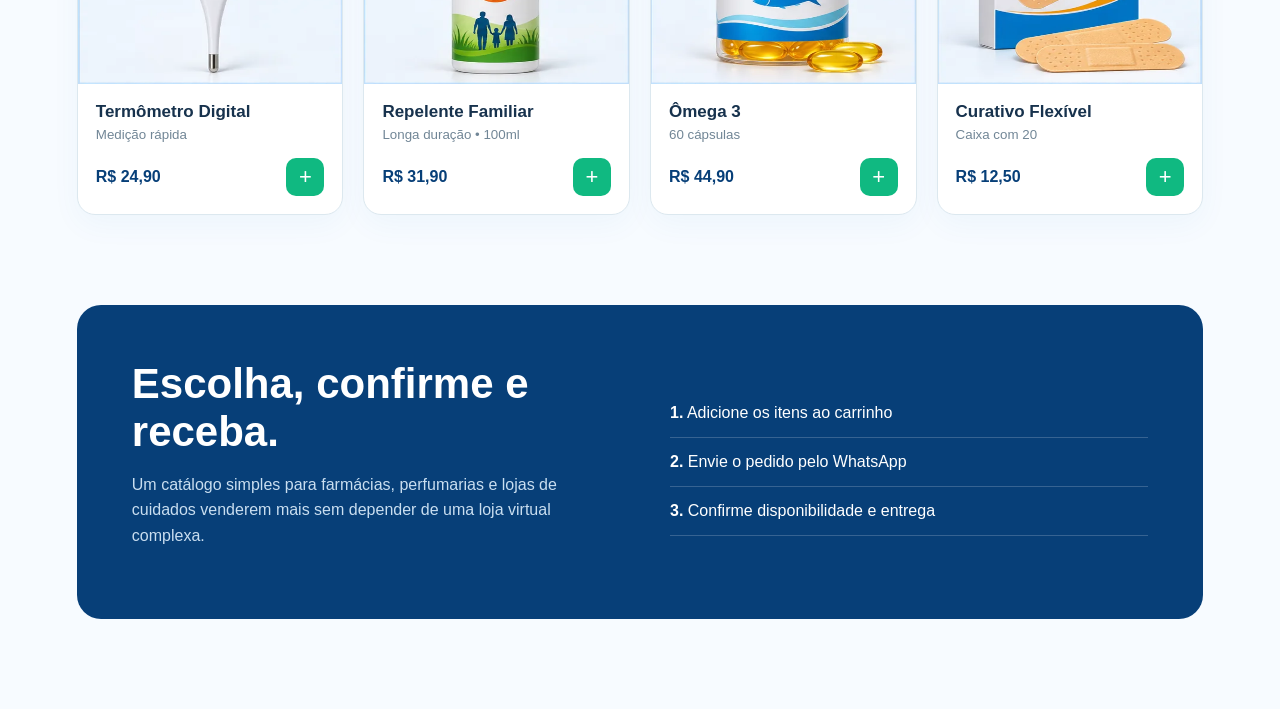
<file: demos/farmacia/index.html>
<!doctype html><html lang="pt-BR"><head><meta charset="utf-8"><meta name="viewport" content="width=device-width,initial-scale=1"><title>VivaBem — Catálogo de Farmácia</title><script src="photos.js" defer></script><style>
*{box-sizing:border-box}html{scroll-behavior:smooth}body{margin:0;background:#f7fbff;color:#17324d;font-family:Arial,sans-serif}.bar{background:#073f78;color:#fff;text-align:center;padding:9px;font-size:12px}.nav{height:80px;padding:0 5vw;display:flex;justify-content:space-between;align-items:center;background:#fff;position:sticky;top:0;z-index:5;box-shadow:0 4px 18px #0b4b7c12}.brand{display:flex;align-items:center;gap:10px;font-size:21px;font-weight:800}.mark{display:grid;place-items:center;width:42px;height:42px;border-radius:12px;background:#10b981;color:#fff;font-size:25px}.nav a{margin:0 16px;color:#17324d;text-decoration:none}.cart{border:0;background:#0d6cb8;color:#fff;padding:13px 18px;border-radius:10px;font-weight:700}.hero{padding:65px 6vw;display:grid;grid-template-columns:1fr .85fr;gap:6vw;align-items:center;min-height:570px;background:linear-gradient(120deg,#e8f7ff,#f7fbff 60%)}.pill{display:inline-block;background:#dff7ee;color:#087857;padding:8px 12px;border-radius:20px;font-weight:700;font-size:12px}.hero h1{font-size:clamp(44px,6vw,76px);line-height:1.03;margin:18px 0}.hero h1 span{color:#0d6cb8}.hero p{font-size:18px;line-height:1.6;max-width:560px;color:#526a7e}.cta{display:inline-block;background:#10b981;color:#fff;padding:16px 23px;border-radius:10px;text-decoration:none;font-weight:700;margin-top:15px}.hero-card{height:400px;border-radius:30px;background:#0d6cb8;position:relative;display:grid;place-items:center;overflow:hidden}.hero-card:before,.hero-card:after{content:"";position:absolute;border-radius:50%;background:#65c9ff55}.hero-card:before{width:300px;height:300px;left:-80px;top:-80px}.hero-card:after{width:250px;height:250px;right:-60px;bottom:-100px}.hero-card span{font-size:160px;z-index:1}.trust{display:grid;grid-template-columns:repeat(4,1fr);gap:18px;padding:28px 6vw;background:#fff}.trust div{display:flex;gap:10px;align-items:center;font-size:13px}.trust b{font-size:22px}.catalog{padding:90px 6vw}.title{display:flex;justify-content:space-between;align-items:end}.title h2{font-size:42px;margin:7px 0}.search{border:1px solid #bed1df;border-radius:12px;background:white;padding:14px 16px;width:280px}.filters{display:flex;gap:10px;margin:28px 0}.filters button{border:1px solid #bdd3e2;background:#fff;padding:10px 16px;border-radius:22px;color:#31536d}.filters .on{background:#0d6cb8;color:#fff;border-color:#0d6cb8}.grid{display:grid;grid-template-columns:repeat(4,1fr);gap:20px}.card{background:#fff;border:1px solid #dce8ef;border-radius:18px;overflow:hidden;box-shadow:0 10px 30px #0d6cb80b}.pic{height:210px;background:var(--bg);display:grid;place-items:center;position:relative}.pic span{font-size:85px}.badge{position:absolute;top:12px;left:12px;background:#fff;color:#087857;padding:6px 9px;border-radius:10px;font-size:10px;font-weight:700}.info{padding:18px}.info b{display:block;font-size:17px}.info small{display:block;color:#718696;margin:5px 0 16px}.buy{display:flex;justify-content:space-between;align-items:center}.buy strong{color:#073f78}.buy button{width:38px;height:38px;border:0;border-radius:10px;background:#10b981;color:#fff;font-size:22px}.delivery{margin:0 6vw 90px;background:#073f78;color:#fff;padding:55px;border-radius:24px;display:grid;grid-template-columns:1fr 1fr;gap:60px;align-items:center}.delivery h2{font-size:42px;margin:0}.delivery p{color:#c9def0;line-height:1.6}.steps div{padding:15px 0;border-bottom:1px solid #ffffff30}.drawer{display:none;position:fixed;inset:0;background:#0007;z-index:20}.drawer.open{display:block}.panel{margin-left:auto;width:min(480px,100%);height:100%;background:#fff;padding:30px;display:flex;flex-direction:column}.head{display:flex;justify-content:space-between;border-bottom:1px solid #ddd}.head button{border:0;background:none;font-size:32px}.items{flex:1;overflow:auto}.row{display:grid;grid-template-columns:55px 1fr auto;gap:12px;padding:15px 0;border-bottom:1px solid #ddd;align-items:center}.ico{height:55px;background:#e7f5fb;display:grid;place-items:center;font-size:30px}.qty button{width:25px;height:25px}.foot{border-top:1px solid #ddd;padding-top:18px}.total{display:flex;justify-content:space-between;font-size:21px}.checkout{width:100%;padding:15px;border:0;border-radius:10px;margin-top:10px;font-weight:700;color:#fff;background:#10b981}.checkout.pay{background:#0d6cb8}.empty{margin:auto;color:#718696}@media(max-width:850px){.hero{grid-template-columns:1fr}.trust{grid-template-columns:1fr 1fr}.grid{grid-template-columns:1fr 1fr}.delivery{grid-template-columns:1fr}.nav nav{display:none}}@media(max-width:500px){.hero,.catalog{padding-left:20px;padding-right:20px}.hero-card{height:300px}.trust{padding:20px}.title{display:block}.search{width:100%;margin-top:20px}.grid{gap:10px}.pic{height:160px}.delivery{margin:0 20px 60px;padding:32px}}
</style></head><body><div class="bar">CATÁLOGO DEMONSTRATIVO • VOLLYS PLATFORM</div><header class="nav"><div class="brand"><span class="mark">+</span>VivaBem</div><nav><a href="#produtos">Produtos</a><a href="#entrega">Entrega</a></nav><button class="cart" id="open">Carrinho <span id="count">0</span></button></header><main><section class="hero"><div><span class="pill">CUIDADO PERTO DE VOCÊ</span><h1>Saúde e bem-estar<br><span>sem sair de casa.</span></h1><p>Encontre itens de cuidado diário, higiene e bem-estar. Monte seu pedido e fale com nossa equipe pelo WhatsApp.</p><a class="cta" href="#produtos">Ver produtos</a></div><div class="hero-card"><span>🩺</span></div></section><section class="trust"><div><b>⚡</b><span>Pedido rápido<br>pelo WhatsApp</span></div><div><b>🔒</b><span>Pagamento<br>seguro</span></div><div><b>📍</b><span>Entrega<br>na região</span></div><div><b>💬</b><span>Atendimento<br>humanizado</span></div></section><section class="catalog" id="produtos"><div class="title"><div><small>CATÁLOGO DIGITAL</small><h2>Produtos em destaque</h2></div><input class="search" id="search" placeholder="Buscar produto"></div><div class="filters" id="filters"></div><div class="grid" id="grid"></div></section><section class="delivery" id="entrega"><div><h2>Escolha, confirme e receba.</h2><p>Um catálogo simples para farmácias, perfumarias e lojas de cuidados venderem mais sem depender de uma loja virtual complexa.</p></div><div class="steps"><div><b>1.</b> Adicione os itens ao carrinho</div><div><b>2.</b> Envie o pedido pelo WhatsApp</div><div><b>3.</b> Confirme disponibilidade e entrega</div></div></section></main><div class="drawer" id="drawer"><div class="panel"><div class="head"><h2>Seu carrinho</h2><button id="close">×</button></div><div class="items" id="items"></div><div class="empty" id="empty">Seu carrinho está vazio.</div><div class="foot" id="foot" hidden><div class="total"><span>Total estimado</span><b id="total"></b></div><button class="checkout" id="whats">Enviar pelo WhatsApp</button><button class="checkout pay" id="pay">Pagar agora</button></div></div></div><script>
const P=[{id:1,n:'Protetor Solar FPS 60',c:'Cuidados',d:'Toque seco • 50g',p:54.9,e:'🧴',b:'#e5f4fb',tag:'Proteção'},{id:2,n:'Vitamina C',c:'Vitaminas',d:'30 comprimidos',p:32.5,e:'💊',b:'#fff1d9',tag:'Bem-estar'},{id:3,n:'Kit Higiene Oral',c:'Higiene',d:'3 itens essenciais',p:29.9,e:'🪥',b:'#e1f5ed',tag:'Kit'},{id:4,n:'Sabonete Facial',c:'Cuidados',d:'Pele sensível • 120ml',p:27.9,e:'🧼',b:'#eceafc',tag:'Dermato'},{id:5,n:'Termômetro Digital',c:'Saúde',d:'Medição rápida',p:24.9,e:'🌡️',b:'#e4f2ff',tag:'Essencial'},{id:6,n:'Repelente Familiar',c:'Cuidados',d:'Longa duração • 100ml',p:31.9,e:'🧴',b:'#e9f4df',tag:'Família'},{id:7,n:'Ômega 3',c:'Vitaminas',d:'60 cápsulas',p:44.9,e:'🫙',b:'#fff0df',tag:'Suplemento'},{id:8,n:'Curativo Flexível',c:'Saúde',d:'Caixa com 20',p:12.5,e:'🩹',b:'#f7e9e4',tag:'Primeiros cuidados'}],S={cat:'Todos',q:'',cart:{}};$=s=>document.querySelector(s);BRL=new Intl.NumberFormat('pt-BR',{style:'currency',currency:'BRL'});const cats=['Todos',...new Set(P.map(x=>x.c))];function filters(){$('#filters').innerHTML=cats.map(c=>`<button class="${c===S.cat?'on':''}" data-cat="${c}">${c}</button>`).join('')}function products(){let q=S.q.toLowerCase(),a=P.filter(x=>(S.cat==='Todos'||x.c===S.cat)&&(x.n+' '+x.d).toLowerCase().includes(q));$('#grid').innerHTML=a.map(x=>`<article class="card"><div class="pic" style="--bg:${x.b}"><span>${x.e}</span><i class="badge">${x.tag}</i></div><div class="info"><b>${x.n}</b><small>${x.d}</small><div class="buy"><strong>${BRL.format(x.p)}</strong><button data-add="${x.id}">+</button></div></div></article>`).join('')}function cart(){let a=P.filter(x=>S.cart[x.id]),n=a.reduce((t,x)=>t+S.cart[x.id],0),v=a.reduce((t,x)=>t+x.p*S.cart[x.id],0);$('#count').textContent=n;$('#items').innerHTML=a.map(x=>`<div class="row"><div class="ico">${x.e}</div><div><b>${x.n}</b><small>${BRL.format(x.p)}</small><div class="qty"><button data-ch="${x.id}" data-d="-1">−</button> ${S.cart[x.id]} <button data-ch="${x.id}" data-d="1">+</button></div></div><button data-rm="${x.id}">×</button></div>`).join('');$('#empty').hidden=!!a.length;$('#foot').hidden=!a.length;$('#total').textContent=BRL.format(v)}document.addEventListener('click',e=>{let a=e.target.closest('[data-add]');if(a){S.cart[a.dataset.add]=(S.cart[a.dataset.add]||0)+1;cart()}let f=e.target.closest('[data-cat]');if(f){S.cat=f.dataset.cat;filters();products()}let c=e.target.closest('[data-ch]');if(c){S.cart[c.dataset.ch]+=+c.dataset.d;if(S.cart[c.dataset.ch]<1)delete S.cart[c.dataset.ch];cart()}let r=e.target.closest('[data-rm]');if(r){delete S.cart[r.dataset.rm];cart()}});$('#search').oninput=e=>{S.q=e.target.value;products()};$('#open').onclick=()=>$('#drawer').classList.add('open');$('#close').onclick=()=>$('#drawer').classList.remove('open');$('#whats').onclick=()=>{let a=P.filter(x=>S.cart[x.id]),v=a.reduce((t,x)=>t+x.p*S.cart[x.id],0),m=['Olá! Gostaria de pedir:','',...a.map(x=>`• ${S.cart[x.id]}x ${x.n} — ${BRL.format(x.p*S.cart[x.id])}`),'',`Total estimado: ${BRL.format(v)}`,'','Pode confirmar disponibilidade e entrega?'];open('https://wa.me/5511966189237?text='+encodeURIComponent(m.join('\n')),'_blank')};$('#pay').onclick=()=>alert('O pagamento será conectado ao provedor escolhido pelo cliente.');filters();products();cart();
</script></body></html>
</file>
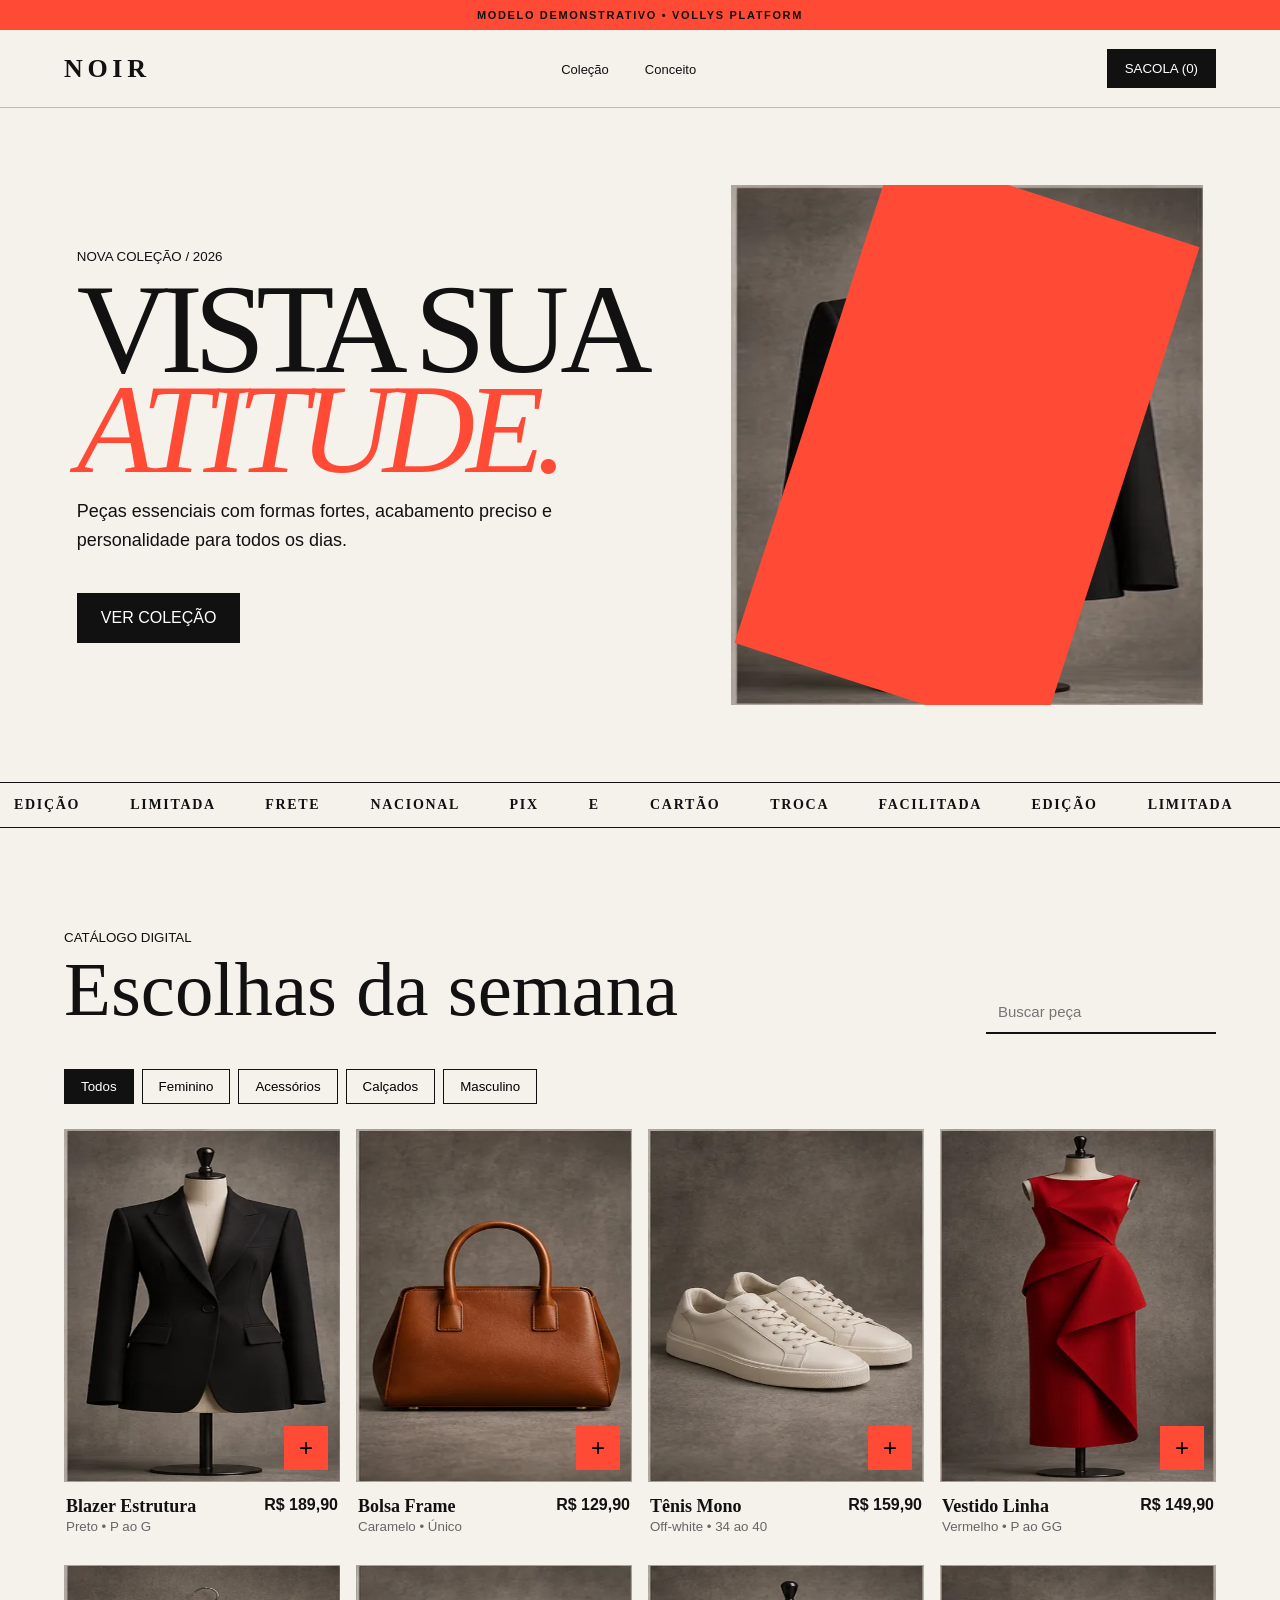
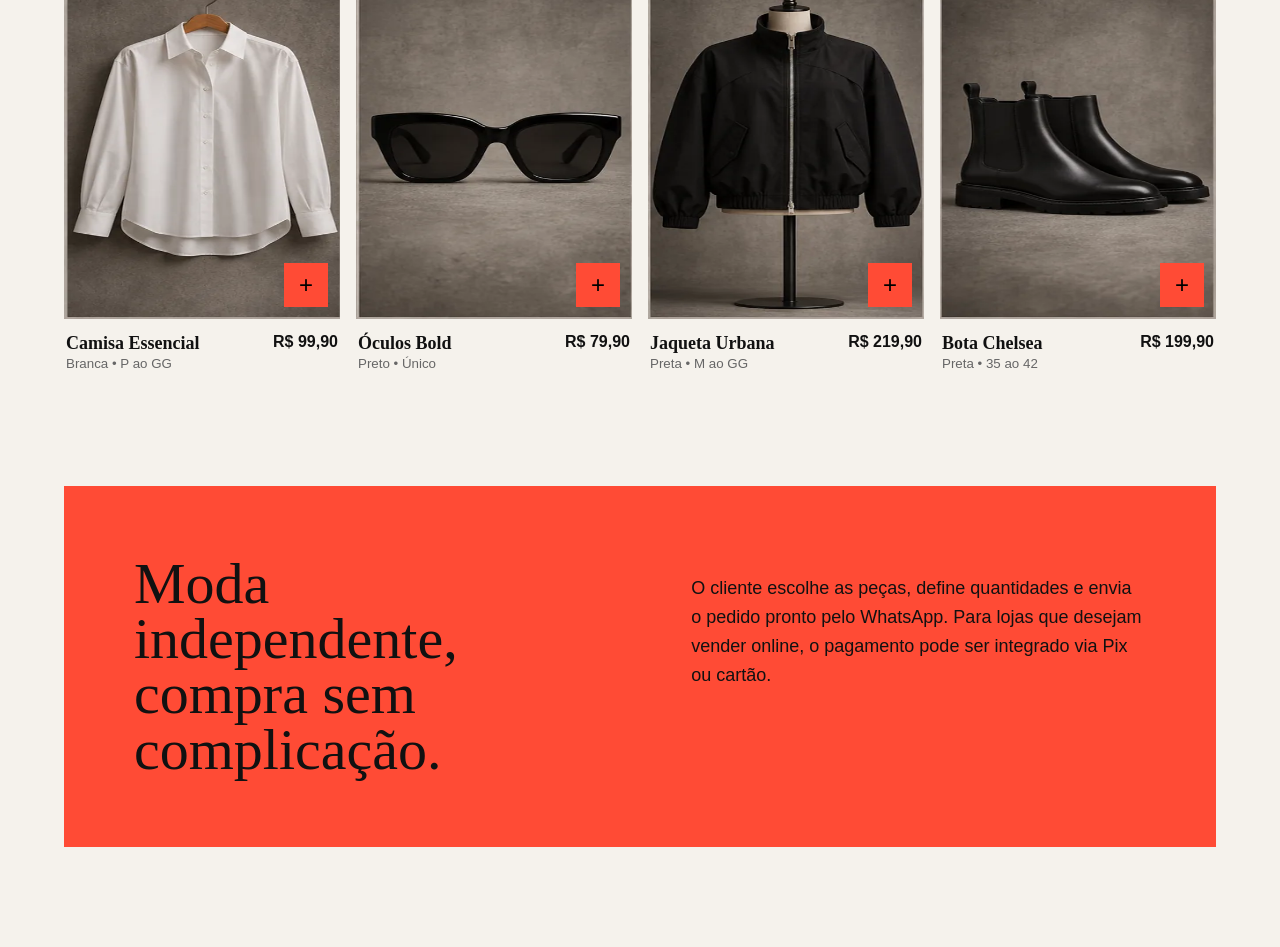
<file: demos/moda/index.html>
<!doctype html><html lang="pt-BR"><head><meta charset="utf-8"><meta name="viewport" content="width=device-width,initial-scale=1"><title>NOIR — Catálogo de Moda</title><script src="photos.js" defer></script><style>
*{box-sizing:border-box}html{scroll-behavior:smooth}body{margin:0;background:#f5f2ec;color:#111;font-family:Arial,sans-serif}.top{background:#ff4b35;padding:9px;text-align:center;font-size:11px;font-weight:700;letter-spacing:.15em}.nav{height:78px;padding:0 5vw;display:flex;align-items:center;justify-content:space-between;border-bottom:1px solid #bbb;position:sticky;top:0;background:#f5f2ecef;backdrop-filter:blur(12px);z-index:5}.logo{font:900 26px Georgia;letter-spacing:.18em}.nav a{color:#111;text-decoration:none;margin:0 18px;font-size:13px}.bag{background:#111;color:#fff;border:0;padding:12px 18px;cursor:pointer}.hero{min-height:650px;padding:6vw;display:grid;grid-template-columns:1.1fr .9fr;align-items:center;gap:6vw}.hero h1{font:400 clamp(58px,10vw,142px)/.78 Georgia;margin:15px 0;text-transform:uppercase;letter-spacing:-.07em}.hero h1 i{color:#ff4b35}.hero p{max-width:480px;font-size:18px;line-height:1.6}.cta{display:inline-block;margin-top:20px;background:#111;color:#fff;padding:16px 24px;text-decoration:none}.visual{height:520px;background:#111;display:grid;place-items:center;position:relative;overflow:hidden}.visual:before{content:"";position:absolute;width:320px;height:520px;background:#ff4b35;transform:rotate(18deg)}.visual span{font-size:180px;z-index:1;filter:grayscale(1);transform:rotate(-8deg)}.ticker{overflow:hidden;border-block:1px solid #111;padding:14px;font:700 14px Georgia;letter-spacing:.12em;white-space:nowrap}.ticker div{word-spacing:45px}.section{padding:100px 5vw}.head{display:flex;justify-content:space-between;align-items:end;margin-bottom:35px}.head h2{font:400 clamp(42px,6vw,78px) Georgia;margin:0}.search{border:0;border-bottom:2px solid #111;background:none;padding:12px;width:230px;font-size:15px}.filters{display:flex;gap:8px;margin-bottom:25px}.filters button{border:1px solid #111;background:none;padding:9px 16px;cursor:pointer}.filters .on{background:#111;color:#fff}.grid{display:grid;grid-template-columns:repeat(4,1fr);gap:16px}.card .pic{aspect-ratio:.78;display:grid;place-items:center;background:var(--bg);position:relative;overflow:hidden}.pic span{font-size:105px;transition:.3s}.card:hover .pic span{transform:scale(1.1)}.add{position:absolute;right:12px;bottom:12px;width:44px;height:44px;border:0;background:#ff4b35;font-size:24px;cursor:pointer}.meta{display:flex;justify-content:space-between;padding:14px 2px}.meta b{display:block;font:600 18px Georgia}.meta small{color:#666}.showcase{margin:0 5vw 100px;padding:70px;background:#ff4b35;display:grid;grid-template-columns:1fr 1fr;gap:8vw}.showcase h2{font:400 58px/.95 Georgia;margin:0}.showcase p{font-size:18px;line-height:1.6}.drawer{position:fixed;inset:0;background:#0008;z-index:20;display:none}.drawer.open{display:block}.panel{width:min(470px,100%);height:100%;margin-left:auto;background:#f5f2ec;padding:30px;display:flex;flex-direction:column}.panel-head{display:flex;justify-content:space-between;border-bottom:2px solid #111}.panel-head h2{font:42px Georgia;margin:10px 0}.close{border:0;background:none;font-size:34px}.items{flex:1;overflow:auto}.row{display:grid;grid-template-columns:55px 1fr auto;gap:12px;align-items:center;padding:16px 0;border-bottom:1px solid #bbb}.icon{width:55px;height:65px;background:#ddd;display:grid;place-items:center;font-size:30px}.qty button{width:25px;height:25px}.footer{border-top:2px solid #111;padding-top:18px}.total{display:flex;justify-content:space-between;font-size:20px;margin-bottom:16px}.checkout{width:100%;padding:15px;margin:5px 0;border:0;font-weight:700;background:#111;color:#fff}.checkout.pay{background:#ff4b35;color:#111}.empty{text-align:center;margin:auto;color:#777}@media(max-width:850px){.hero{grid-template-columns:1fr}.visual{height:360px}.grid{grid-template-columns:repeat(2,1fr)}.showcase{grid-template-columns:1fr}.nav .links{display:none}}@media(max-width:500px){.hero,.section{padding-left:20px;padding-right:20px}.visual span{font-size:120px}.grid{gap:10px}.pic span{font-size:70px}.head{display:block}.search{width:100%;margin-top:20px}.showcase{margin:0 20px 70px;padding:35px}.showcase h2{font-size:42px}}
</style></head><body><div class="top">MODELO DEMONSTRATIVO • VOLLYS PLATFORM</div><header class="nav"><div class="logo">NOIR</div><div class="links"><a href="#colecao">Coleção</a><a href="#sobre">Conceito</a></div><button class="bag" id="bag">SACOLA (<span id="count">0</span>)</button></header><main><section class="hero"><div><small>NOVA COLEÇÃO / 2026</small><h1>Vista sua<br><i>atitude.</i></h1><p>Peças essenciais com formas fortes, acabamento preciso e personalidade para todos os dias.</p><a href="#colecao" class="cta">VER COLEÇÃO</a></div><div class="visual"><span>🧥</span></div></section><div class="ticker"><div>EDIÇÃO LIMITADA FRETE NACIONAL PIX E CARTÃO TROCA FACILITADA EDIÇÃO LIMITADA FRETE NACIONAL PIX E CARTÃO</div></div><section class="section" id="colecao"><div class="head"><div><small>CATÁLOGO DIGITAL</small><h2>Escolhas da semana</h2></div><input class="search" id="search" placeholder="Buscar peça"></div><div class="filters" id="filters"></div><div class="grid" id="grid"></div></section><section class="showcase" id="sobre"><h2>Moda independente, compra sem complicação.</h2><p>O cliente escolhe as peças, define quantidades e envia o pedido pronto pelo WhatsApp. Para lojas que desejam vender online, o pagamento pode ser integrado via Pix ou cartão.</p></section></main><div class="drawer" id="drawer"><div class="panel"><div class="panel-head"><h2>Sua sacola</h2><button class="close" id="close">×</button></div><div class="items" id="items"></div><div class="empty" id="empty">Sua sacola está vazia.</div><div class="footer" id="foot" hidden><div class="total"><span>Total</span><b id="total"></b></div><button class="checkout" id="whats">ENVIAR PELO WHATSAPP</button><button class="checkout pay" id="pay">PAGAR AGORA</button></div></div></div><script>
const P=[{id:1,n:'Blazer Estrutura',c:'Feminino',d:'Preto • P ao G',p:189.9,e:'🧥',b:'#c8c2ba'},{id:2,n:'Bolsa Frame',c:'Acessórios',d:'Caramelo • Único',p:129.9,e:'👜',b:'#dfb891'},{id:3,n:'Tênis Mono',c:'Calçados',d:'Off-white • 34 ao 40',p:159.9,e:'👟',b:'#d8d7cf'},{id:4,n:'Vestido Linha',c:'Feminino',d:'Vermelho • P ao GG',p:149.9,e:'👗',b:'#ef9c90'},{id:5,n:'Camisa Essencial',c:'Masculino',d:'Branca • P ao GG',p:99.9,e:'👔',b:'#d2d7d4'},{id:6,n:'Óculos Bold',c:'Acessórios',d:'Preto • Único',p:79.9,e:'🕶️',b:'#bcbcb7'},{id:7,n:'Jaqueta Urbana',c:'Masculino',d:'Preta • M ao GG',p:219.9,e:'🥋',b:'#aaa7a0'},{id:8,n:'Bota Chelsea',c:'Calçados',d:'Preta • 35 ao 42',p:199.9,e:'🥾',b:'#c2ae9a'}],S={cat:'Todos',q:'',cart:{}};$=s=>document.querySelector(s);BRL=new Intl.NumberFormat('pt-BR',{style:'currency',currency:'BRL'});const cats=['Todos',...new Set(P.map(x=>x.c))];function filters(){filtersEl=$('#filters');filtersEl.innerHTML=cats.map(c=>`<button class="${c===S.cat?'on':''}" data-cat="${c}">${c}</button>`).join('')}function products(){let q=S.q.toLowerCase(),a=P.filter(x=>(S.cat==='Todos'||x.c===S.cat)&&(x.n+' '+x.d).toLowerCase().includes(q));$('#grid').innerHTML=a.map(x=>`<article class="card"><div class="pic" style="--bg:${x.b}"><span>${x.e}</span><button class="add" data-add="${x.id}">+</button></div><div class="meta"><div><b>${x.n}</b><small>${x.d}</small></div><strong>${BRL.format(x.p)}</strong></div></article>`).join('')}function cart(){let a=P.filter(x=>S.cart[x.id]),n=a.reduce((t,x)=>t+S.cart[x.id],0),v=a.reduce((t,x)=>t+x.p*S.cart[x.id],0);$('#count').textContent=n;$('#items').innerHTML=a.map(x=>`<div class="row"><div class="icon">${x.e}</div><div><b>${x.n}</b><small>${BRL.format(x.p)}</small><div class="qty"><button data-ch="${x.id}" data-d="-1">−</button> ${S.cart[x.id]} <button data-ch="${x.id}" data-d="1">+</button></div></div><button data-rm="${x.id}">×</button></div>`).join('');$('#empty').hidden=!!a.length;$('#foot').hidden=!a.length;$('#total').textContent=BRL.format(v)}document.addEventListener('click',e=>{let a=e.target.closest('[data-add]');if(a){S.cart[a.dataset.add]=(S.cart[a.dataset.add]||0)+1;cart()}let f=e.target.closest('[data-cat]');if(f){S.cat=f.dataset.cat;filters();products()}let c=e.target.closest('[data-ch]');if(c){S.cart[c.dataset.ch]+=+c.dataset.d;if(S.cart[c.dataset.ch]<1)delete S.cart[c.dataset.ch];cart()}let r=e.target.closest('[data-rm]');if(r){delete S.cart[r.dataset.rm];cart()}});$('#search').oninput=e=>{S.q=e.target.value;products()};$('#bag').onclick=()=>$('#drawer').classList.add('open');$('#close').onclick=()=>$('#drawer').classList.remove('open');$('#whats').onclick=()=>{let a=P.filter(x=>S.cart[x.id]),v=a.reduce((t,x)=>t+x.p*S.cart[x.id],0),m=['Olá! Quero fazer este pedido:','',...a.map(x=>`• ${S.cart[x.id]}x ${x.n} — ${BRL.format(x.p*S.cart[x.id])}`),'',`Total: ${BRL.format(v)}`];open('https://wa.me/5511966189237?text='+encodeURIComponent(m.join('\n')),'_blank')};$('#pay').onclick=()=>alert('O pagamento será conectado ao provedor escolhido pelo cliente.');filters();products();cart();
</script></body></html>
</file>
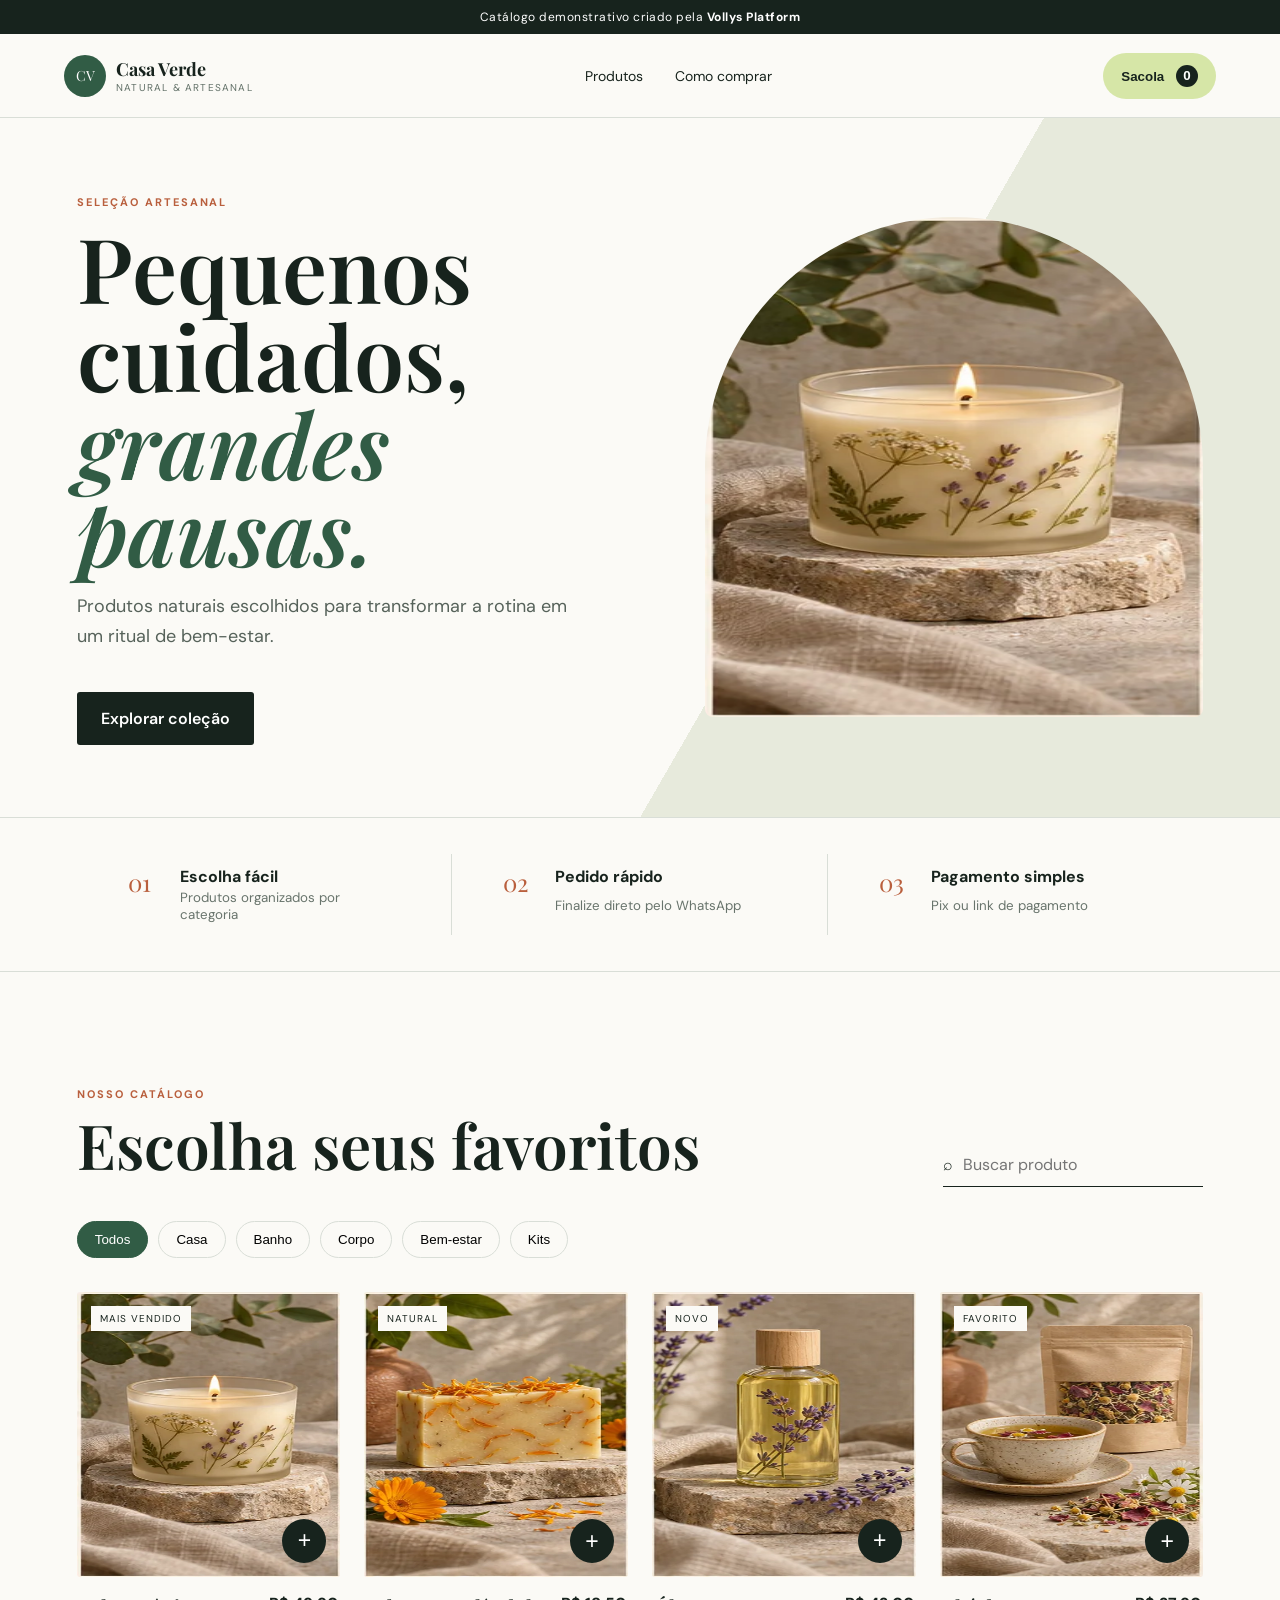
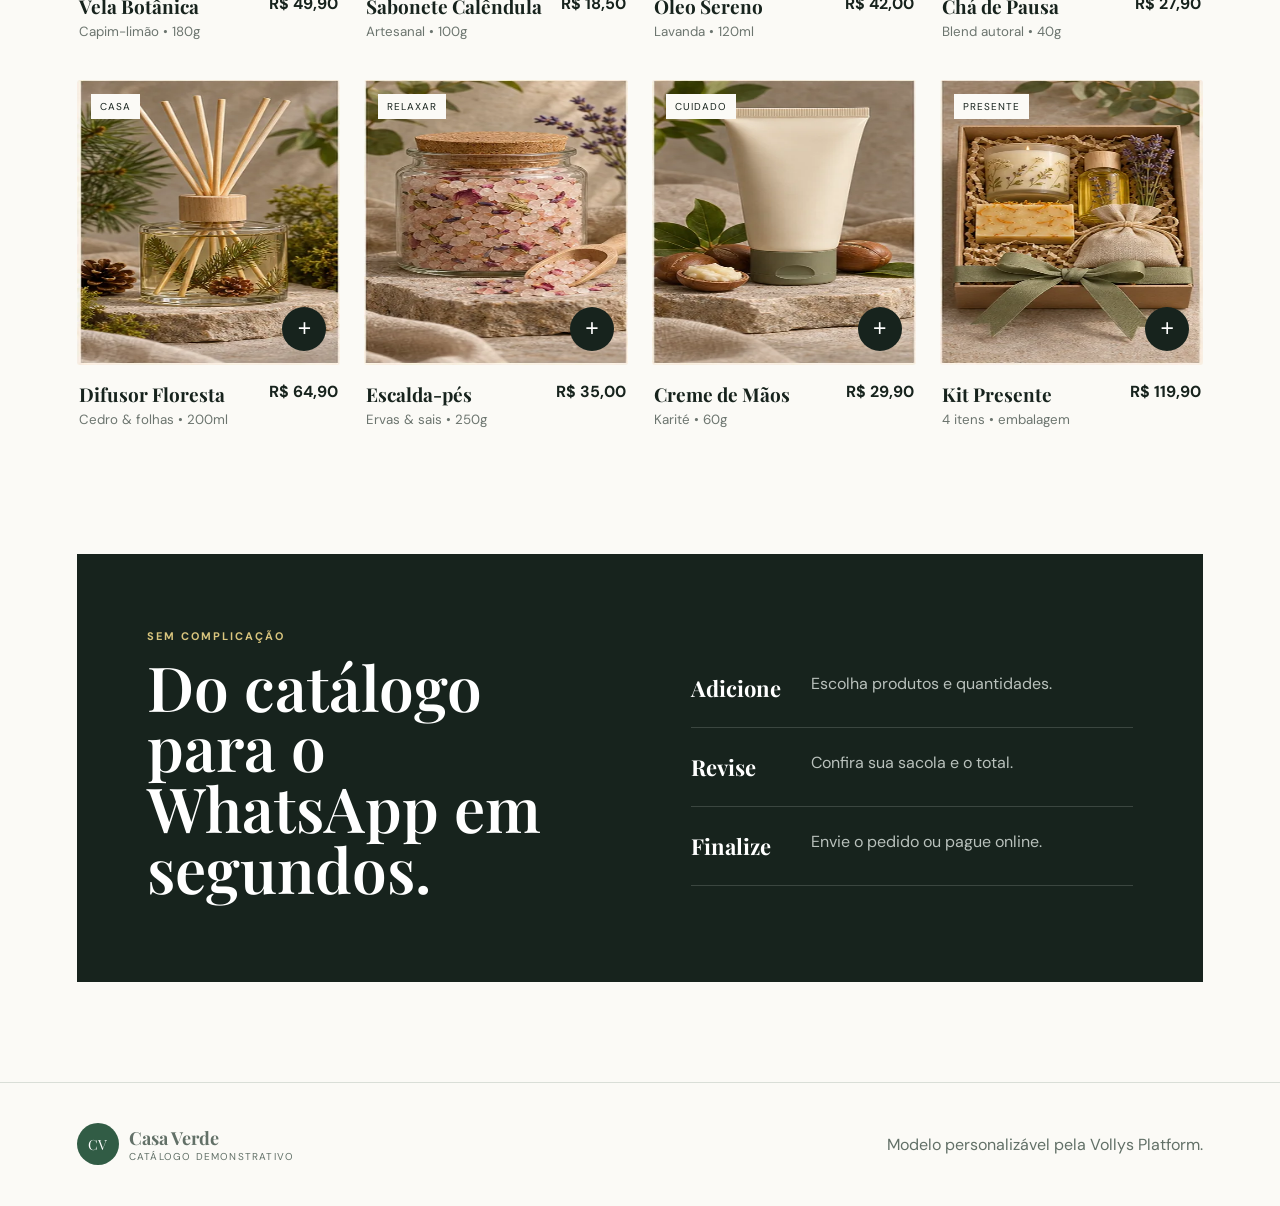
<file: demos/natural/index.html>
<!doctype html>
<html lang="pt-BR">
<head>
  <meta charset="utf-8">
  <meta name="viewport" content="width=device-width,initial-scale=1">
  <meta name="theme-color" content="#17231d">
  <title>Casa Verde — Catálogo Digital</title>
  <meta name="description" content="Demonstração de catálogo digital com carrinho e pedido pelo WhatsApp.">
  <link rel="preconnect" href="https://fonts.googleapis.com">
  <link rel="preconnect" href="https://fonts.gstatic.com" crossorigin>
  <link href="https://fonts.googleapis.com/css2?family=DM+Sans:wght@400;500;600;700&family=Playfair+Display:wght@600;700&display=swap" rel="stylesheet">
  <link rel="stylesheet" href="styles.css">
</head>
<body>
  <div class="notice">Catálogo demonstrativo criado pela <strong>Vollys Platform</strong></div>
  <header class="header">
    <a class="brand" href="#inicio" aria-label="Casa Verde, início">
      <span class="brand-mark">CV</span><span><b>Casa Verde</b><small>natural & artesanal</small></span>
    </a>
    <nav><a href="#produtos">Produtos</a><a href="#como-comprar">Como comprar</a></nav>
    <button class="cart-button" id="openCart" aria-label="Abrir carrinho">Sacola <span id="cartCount">0</span></button>
  </header>

  <main id="inicio">
    <section class="hero">
      <div class="hero-copy">
        <span class="eyebrow">Seleção artesanal</span>
        <h1>Pequenos cuidados,<br><em>grandes pausas.</em></h1>
        <p>Produtos naturais escolhidos para transformar a rotina em um ritual de bem-estar.</p>
        <a class="primary" href="#produtos">Explorar coleção</a>
      </div>
      <div class="hero-art" aria-hidden="true">
        <div class="sun"></div><div class="leaf leaf-a"></div><div class="leaf leaf-b"></div>
        <div class="jar"><span>botânica</span></div>
        <p>feito com calma</p>
      </div>
    </section>

    <section class="benefits">
      <div><span>01</span><b>Escolha fácil</b><small>Produtos organizados por categoria</small></div>
      <div><span>02</span><b>Pedido rápido</b><small>Finalize direto pelo WhatsApp</small></div>
      <div><span>03</span><b>Pagamento simples</b><small>Pix ou link de pagamento</small></div>
    </section>

    <section class="catalog" id="produtos">
      <div class="section-title">
        <div><span class="eyebrow">Nosso catálogo</span><h2>Escolha seus favoritos</h2></div>
        <label class="search"><span>⌕</span><input id="search" type="search" placeholder="Buscar produto"></label>
      </div>
      <div class="filters" id="filters"></div>
      <div class="product-grid" id="productGrid"></div>
      <p class="empty" id="emptyState" hidden>Nenhum produto encontrado.</p>
    </section>

    <section class="how" id="como-comprar">
      <div><span class="eyebrow">Sem complicação</span><h2>Do catálogo para o WhatsApp em segundos.</h2></div>
      <ol>
        <li><b>Adicione</b><span>Escolha produtos e quantidades.</span></li>
        <li><b>Revise</b><span>Confira sua sacola e o total.</span></li>
        <li><b>Finalize</b><span>Envie o pedido ou pague online.</span></li>
      </ol>
    </section>
  </main>

  <footer><div class="brand"><span class="brand-mark">CV</span><span><b>Casa Verde</b><small>catálogo demonstrativo</small></span></div><p>Modelo personalizável pela Vollys Platform.</p></footer>

  <aside class="drawer" id="cartDrawer" aria-hidden="true">
    <button class="drawer-backdrop" id="closeCartBackdrop" aria-label="Fechar carrinho"></button>
    <div class="drawer-panel">
      <div class="drawer-head"><div><span class="eyebrow">Seu pedido</span><h2>Minha sacola</h2></div><button id="closeCart" aria-label="Fechar">×</button></div>
      <div class="cart-items" id="cartItems"></div>
      <div class="cart-empty" id="cartEmpty"><b>Sua sacola está vazia</b><span>Adicione produtos para começar.</span></div>
      <div class="cart-footer" id="cartFooter" hidden>
        <div class="total"><span>Total estimado</span><b id="cartTotal">R$ 0,00</b></div>
        <button class="checkout whatsapp" id="whatsappCheckout">Enviar pedido pelo WhatsApp</button>
        <button class="checkout payment" id="paymentCheckout">Pagar agora</button>
        <small>Frete e prazo são confirmados no atendimento.</small>
      </div>
    </div>
  </aside>

  <div class="toast" id="toast" role="status"></div>
  <script src="app.js"></script><script src="photos.js"></script>
</body>
</html>
</file>
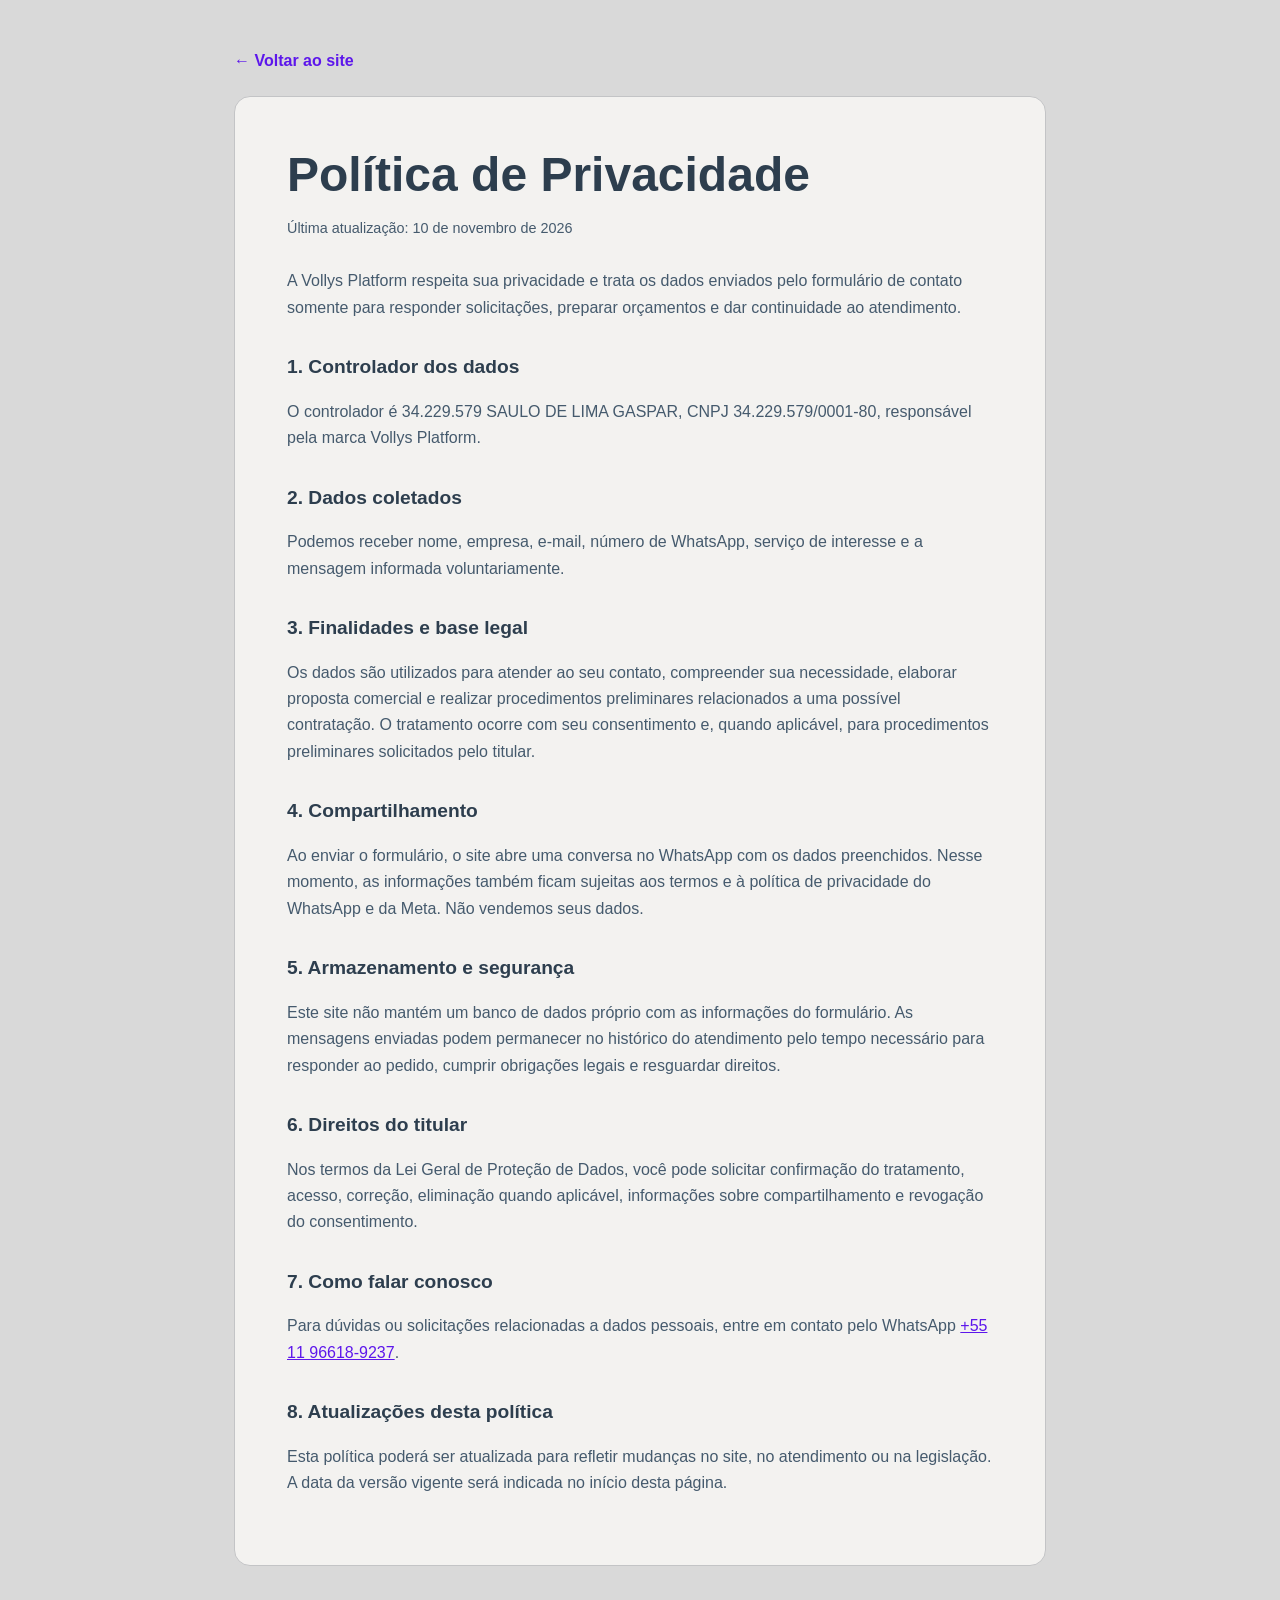
<file: privacidade.html>
<!DOCTYPE html>
<html lang="pt-BR">
<head>
  <meta charset="UTF-8">
  <meta name="viewport" content="width=device-width, initial-scale=1.0">
  <title>Política de Privacidade | Vollys Platform</title>
  <meta name="description" content="Política de Privacidade da Vollys Platform sobre o uso de dados enviados pelo formulário de contato.">
  <link rel="icon" type="image/jpeg" href="assets/logo-vollys-azul-turquesa-v6.jpg?v=7">
  <link rel="apple-touch-icon" href="assets/logo-vollys-azul-turquesa-v6.jpg?v=7">
  <style>
    :root{--bg:#D9D9D9;--paper:#F3F2F0;--ink:#2D3E4E;--ink-2:#455A6D;--accent:#5D17EB;--line:#C3C4C6;}
    *{box-sizing:border-box;}
    body{margin:0;background:var(--bg);color:var(--ink);font-family:Arial,sans-serif;line-height:1.65;}
    main{max-width:860px;margin:48px auto;padding:0 24px;}
    article{background:var(--paper);border:1px solid var(--line);border-radius:16px;padding:clamp(24px,5vw,52px);}
    h1{font-size:clamp(1.9rem,5vw,3rem);line-height:1.1;margin:0 0 12px;}
    h2{font-size:1.2rem;margin:30px 0 8px;}
    p,li{color:var(--ink-2);}
    a{color:var(--accent);}
    .back{display:inline-block;margin-bottom:22px;font-weight:700;text-decoration:none;}
    .updated{font-size:.9rem;color:var(--ink-2);margin-bottom:28px;}
  </style>
</head>
<body>
  <main>
    <a class="back" href="index.html">← Voltar ao site</a>
    <article>
      <h1>Política de Privacidade</h1>
      <p class="updated">Última atualização: 10 de novembro de 2026</p>

      <p>A Vollys Platform respeita sua privacidade e trata os dados enviados pelo formulário de contato somente para responder solicitações, preparar orçamentos e dar continuidade ao atendimento.</p>

      <h2>1. Controlador dos dados</h2>
      <p>O controlador é 34.229.579 SAULO DE LIMA GASPAR, CNPJ 34.229.579/0001-80, responsável pela marca Vollys Platform.</p>

      <h2>2. Dados coletados</h2>
      <p>Podemos receber nome, empresa, e-mail, número de WhatsApp, serviço de interesse e a mensagem informada voluntariamente.</p>

      <h2>3. Finalidades e base legal</h2>
      <p>Os dados são utilizados para atender ao seu contato, compreender sua necessidade, elaborar proposta comercial e realizar procedimentos preliminares relacionados a uma possível contratação. O tratamento ocorre com seu consentimento e, quando aplicável, para procedimentos preliminares solicitados pelo titular.</p>

      <h2>4. Compartilhamento</h2>
      <p>Ao enviar o formulário, o site abre uma conversa no WhatsApp com os dados preenchidos. Nesse momento, as informações também ficam sujeitas aos termos e à política de privacidade do WhatsApp e da Meta. Não vendemos seus dados.</p>

      <h2>5. Armazenamento e segurança</h2>
      <p>Este site não mantém um banco de dados próprio com as informações do formulário. As mensagens enviadas podem permanecer no histórico do atendimento pelo tempo necessário para responder ao pedido, cumprir obrigações legais e resguardar direitos.</p>

      <h2>6. Direitos do titular</h2>
      <p>Nos termos da Lei Geral de Proteção de Dados, você pode solicitar confirmação do tratamento, acesso, correção, eliminação quando aplicável, informações sobre compartilhamento e revogação do consentimento.</p>

      <h2>7. Como falar conosco</h2>
      <p>Para dúvidas ou solicitações relacionadas a dados pessoais, entre em contato pelo WhatsApp <a href="https://wa.me/5511966189237" target="_blank" rel="noopener">+55 11 96618-9237</a>.</p>

      <h2>8. Atualizações desta política</h2>
      <p>Esta política poderá ser atualizada para refletir mudanças no site, no atendimento ou na legislação. A data da versão vigente será indicada no início desta página.</p>
    </article>
  </main>
</body>
</html>
</file>
<file: demos.css>
.demos-section{background:#fff}.demos-head{display:flex;justify-content:space-between;align-items:end;gap:30px}.demo-grid{display:grid;grid-template-columns:repeat(3,1fr);gap:18px;margin-top:42px}.demo-card{border:1px solid var(--line);border-radius:20px;overflow:hidden;background:var(--paper);transition:.25s}.demo-card:hover{transform:translateY(-5px);box-shadow:0 22px 55px #10263a16}.demo-preview{display:block;aspect-ratio:16/10;overflow:hidden;background:var(--soft);border-bottom:1px solid var(--line)}.demo-preview img{width:100%;height:100%;object-fit:cover;transition:.35s}.demo-card:hover .demo-preview img{transform:scale(1.025)}.demo-body{padding:23px}.demo-type{color:var(--teal);font-size:.68rem;font-weight:800;letter-spacing:.1em}.demo-body h3{font:700 1.3rem Manrope;margin:10px 0 7px}.demo-body p{color:var(--muted);font-size:.83rem;min-height:54px}.demo-actions{display:flex;gap:9px;flex-wrap:wrap;margin-top:18px}.demo-actions .btn{font-size:.75rem;padding:10px 14px}.catalog-offer{margin-top:28px;padding:28px;border-radius:20px;background:var(--ink);color:white;display:grid;grid-template-columns:1.15fr .85fr auto;align-items:center;gap:25px}.catalog-offer small{color:#74dfd6;font-weight:800;letter-spacing:.1em}.catalog-offer h3{font:700 1.45rem Manrope;margin:7px 0}.catalog-offer p{color:#b9cbd3;font-size:.8rem}.catalog-price{text-align:center}.catalog-price del{display:block;color:#8198a3;font-size:.8rem}.catalog-price strong{font:800 2.5rem Manrope;color:var(--lime)}.catalog-price span{display:block;font-size:.7rem;color:#b9cbd3}.catalog-offer .btn{white-space:nowrap;background:linear-gradient(100deg,#087cff,#781dff);color:#fff;border-color:transparent;box-shadow:0 10px 28px #273fff45}.catalog-offer .btn:hover{color:#fff;box-shadow:0 14px 34px #273fff65}.demo-note{margin-top:17px;color:var(--muted);font-size:.75rem}@media(max-width:900px){.demo-grid{grid-template-columns:1fr 1fr}.catalog-offer{grid-template-columns:1fr auto}}@media(max-width:680px){.demos-head{display:block}.demo-grid{grid-template-columns:1fr}.catalog-offer{grid-template-columns:1fr;text-align:left}.catalog-price{text-align:left}}

/* Planos de catálogo */
.catalog-heading{margin-top:52px;text-align:center}.catalog-heading small{color:#257cfa;font-weight:800;letter-spacing:.12em}.catalog-heading h3{font:800 clamp(1.8rem,4vw,2.8rem) Manrope;margin:8px 0}.catalog-heading p{color:var(--muted)}.catalog-plans{display:grid;grid-template-columns:1fr 1fr;gap:18px;max-width:900px;margin:28px auto 0}.catalog-plan{position:relative;padding:30px;border-radius:22px;background:#08103e;color:white;border:1px solid #263677;box-shadow:0 22px 55px #17245b20}.catalog-plan.featured-plan{background:linear-gradient(145deg,#14135c,#371375);border-color:#b12cff;box-shadow:0 24px 65px #7518c833}.plan-name{font:800 .78rem Manrope;letter-spacing:.14em;color:#71eaff}.plan-price{display:flex;align-items:end;gap:5px;margin:16px 0 22px}.plan-price strong{font:800 clamp(2.2rem,5vw,3.25rem)/1 Manrope;color:white}.plan-price span{color:#aab8db;font-weight:700}.catalog-plan ul{list-style:none;display:grid;gap:10px;margin-bottom:24px;color:#dce5ff;font-size:.9rem}.catalog-plan li:before{content:"✓";color:#39e8f4;font-weight:900;margin-right:9px}.catalog-plan .btn{width:100%;background:linear-gradient(100deg,#087cff,#8d27ff);color:white;border:0}.featured-plan .btn{background:linear-gradient(100deg,#15c968,#30e57c);color:#041c0d}.recommended{position:absolute;right:20px;top:20px;background:#ffd83d;color:#241600;border-radius:999px;padding:5px 10px;font-size:.62rem;font-weight:900;letter-spacing:.06em}.catalog-plans+.demo-note{text-align:center;margin-top:17px;font-size:.78rem}@media(max-width:680px){.catalog-plans{grid-template-columns:1fr}.catalog-heading,.catalog-plans+.demo-note{text-align:left}}
</file>
<file: demos/natural/styles.css>
:root{--ink:#17231d;--cream:#f4f0e6;--paper:#fbfaf6;--sage:#b8c8ad;--green:#315c45;--lime:#d6e6a7;--rust:#b95f3d;--line:#d9ded7}*{box-sizing:border-box}html{scroll-behavior:smooth}body{margin:0;background:var(--paper);color:var(--ink);font-family:"DM Sans",sans-serif}.notice{background:var(--ink);color:#fff;text-align:center;padding:9px;font-size:12px;letter-spacing:.04em}.header{height:84px;display:flex;align-items:center;justify-content:space-between;padding:0 5vw;border-bottom:1px solid var(--line);position:sticky;top:0;background:rgba(251,250,246,.94);backdrop-filter:blur(12px);z-index:20}.brand{display:flex;align-items:center;gap:10px;color:inherit;text-decoration:none}.brand-mark{display:grid;place-items:center;width:42px;height:42px;border-radius:50%;background:var(--green);color:#fff;font-family:"Playfair Display",serif;font-size:14px}.brand b,.brand small{display:block}.brand b{font-family:"Playfair Display",serif;font-size:18px}.brand small{font-size:10px;letter-spacing:.12em;text-transform:uppercase;color:#617067}.header nav{display:flex;gap:32px}.header nav a{color:inherit;text-decoration:none;font-size:14px}.cart-button{border:0;background:var(--lime);padding:12px 18px;border-radius:30px;font-weight:700;color:var(--ink);cursor:pointer}.cart-button span{display:inline-grid;place-items:center;margin-left:8px;background:var(--ink);color:#fff;border-radius:50%;width:22px;height:22px}.hero{min-height:650px;display:grid;grid-template-columns:1.05fr .95fr;padding:72px 6vw;gap:6vw;align-items:center;background:linear-gradient(120deg,var(--paper) 62%,#e7eadc 62%)}.eyebrow{text-transform:uppercase;letter-spacing:.18em;font-weight:700;font-size:11px;color:var(--rust)}h1,h2{font-family:"Playfair Display",serif;margin:12px 0;line-height:.98}h1{font-size:clamp(50px,7vw,94px);font-weight:600}h1 em{color:var(--green);font-weight:600}.hero-copy p{max-width:520px;font-size:18px;line-height:1.65;color:#56625a}.primary{display:inline-block;margin-top:22px;background:var(--ink);color:#fff;text-decoration:none;padding:16px 24px;border-radius:3px;font-weight:600}.hero-art{height:500px;position:relative;display:grid;place-items:center;overflow:hidden;border-radius:50% 50% 8px 8px;background:#cad7bd}.hero-art .sun{position:absolute;width:290px;height:290px;border-radius:50%;background:#e8d78b;top:50px}.jar{position:relative;z-index:3;width:180px;height:230px;border-radius:25px 25px 55px 55px;background:linear-gradient(90deg,#ece4d5,#fff9ee 45%,#d9cbb4);box-shadow:0 25px 40px #315c4530;display:grid;place-items:center;font-family:"Playfair Display",serif;font-size:22px}.jar:before{content:"";position:absolute;top:-25px;width:150px;height:42px;border-radius:9px;background:#6f7a5d}.leaf{position:absolute;background:var(--green);border-radius:100% 0 100% 0;transform-origin:bottom right}.leaf-a{width:180px;height:90px;top:120px;left:20px;transform:rotate(20deg)}.leaf-b{width:160px;height:80px;right:10px;top:210px;transform:rotate(200deg)}.hero-art p{position:absolute;bottom:22px;font-family:"Playfair Display",serif;font-style:italic}.benefits{display:grid;grid-template-columns:repeat(3,1fr);padding:36px 6vw;border-top:1px solid var(--line);border-bottom:1px solid var(--line)}.benefits div{display:grid;grid-template-columns:40px 1fr;gap:2px 12px;padding:12px 4vw;border-right:1px solid var(--line)}.benefits div:last-child{border:0}.benefits span{grid-row:1/3;color:var(--rust);font-family:"Playfair Display",serif;font-size:24px}.benefits small{color:#68746c}.catalog{padding:110px 6vw}.section-title{display:flex;justify-content:space-between;align-items:end;gap:30px}.section-title h2,.how h2,.drawer h2{font-size:clamp(38px,5vw,62px);font-weight:600}.search{display:flex;align-items:center;border-bottom:1px solid var(--ink);padding:10px 0;min-width:260px}.search input{border:0;background:transparent;outline:0;width:100%;font:inherit;padding-left:10px}.filters{display:flex;gap:10px;margin:34px 0}.filter{border:1px solid var(--line);background:transparent;padding:10px 17px;border-radius:30px;cursor:pointer}.filter.active{background:var(--green);color:white;border-color:var(--green)}.product-grid{display:grid;grid-template-columns:repeat(4,1fr);gap:24px}.product-card{min-width:0}.product-art{aspect-ratio:1/1.08;position:relative;overflow:hidden;display:grid;place-items:center;background:var(--card-bg);border-radius:3px}.product-art span{font-size:100px;filter:drop-shadow(0 20px 18px #17231d28);transition:.35s}.product-card:hover .product-art span{transform:scale(1.08) rotate(-3deg)}.tag{position:absolute;top:14px;left:14px;background:var(--paper);padding:6px 9px;font-size:10px;text-transform:uppercase;letter-spacing:.1em}.add{position:absolute;right:14px;bottom:14px;width:44px;height:44px;border-radius:50%;border:0;background:var(--ink);color:#fff;font-size:23px;cursor:pointer;transition:.2s}.add:hover{background:var(--rust);transform:scale(1.05)}.product-info{display:flex;justify-content:space-between;gap:14px;padding:16px 2px}.product-info b{font-family:"Playfair Display",serif;font-size:19px}.product-info small{display:block;color:#6c756f;margin-top:4px}.price{font-weight:700;white-space:nowrap}.empty{text-align:center;padding:70px;color:#68746c}.how{margin:0 6vw 100px;background:var(--ink);color:white;padding:70px;display:grid;grid-template-columns:1fr 1fr;gap:8vw;align-items:center}.how .eyebrow{color:#d9c57e}.how ol{list-style:none;padding:0;margin:0}.how li{display:grid;grid-template-columns:120px 1fr;padding:24px 0;border-bottom:1px solid #ffffff28}.how li b{font-family:"Playfair Display",serif;font-size:22px}.how li span{color:#b9c1bc}footer{padding:35px 6vw;border-top:1px solid var(--line);display:flex;justify-content:space-between;align-items:center;color:#627067}.drawer{position:fixed;inset:0;z-index:50;visibility:hidden}.drawer.open{visibility:visible}.drawer-backdrop{position:absolute;inset:0;border:0;background:#1118;opacity:0;transition:.25s}.drawer.open .drawer-backdrop{opacity:1}.drawer-panel{position:absolute;right:0;top:0;height:100%;width:min(480px,100%);background:var(--paper);padding:35px;transform:translateX(100%);transition:.3s;display:flex;flex-direction:column}.drawer.open .drawer-panel{transform:none}.drawer-head{display:flex;justify-content:space-between;align-items:start;border-bottom:1px solid var(--line)}.drawer h2{font-size:42px}.drawer-head button{border:0;background:transparent;font-size:36px;cursor:pointer}.cart-items{overflow:auto;flex:1}.cart-row{display:grid;grid-template-columns:62px 1fr auto;gap:13px;padding:18px 0;border-bottom:1px solid var(--line);align-items:center}.cart-icon{width:62px;height:62px;background:#e3e7db;display:grid;place-items:center;font-size:34px}.cart-row b,.cart-row small{display:block}.cart-row small{color:#6c756f;margin:4px 0}.qty{display:flex;align-items:center;gap:8px}.qty button{border:1px solid var(--line);background:transparent;width:26px;height:26px;cursor:pointer}.remove{border:0;background:transparent;color:var(--rust);cursor:pointer;font-size:12px}.cart-empty{margin:auto;text-align:center;display:flex;flex-direction:column;gap:7px;color:#69746d}.cart-footer{border-top:1px solid var(--line);padding-top:20px}.total{display:flex;justify-content:space-between;margin-bottom:18px}.total b{font-size:22px}.checkout{width:100%;padding:15px;border:0;margin-bottom:10px;font-weight:700;cursor:pointer}.whatsapp{background:#267b55;color:#fff}.payment{background:var(--lime);color:var(--ink)}.cart-footer>small{display:block;text-align:center;color:#6d7771}.toast{position:fixed;left:50%;bottom:30px;transform:translate(-50%,30px);background:var(--ink);color:white;padding:13px 20px;opacity:0;pointer-events:none;transition:.25s;z-index:80}.toast.show{opacity:1;transform:translate(-50%,0)}@media(max-width:900px){.header nav{display:none}.hero{grid-template-columns:1fr;background:var(--paper);padding-top:45px}.hero-art{height:390px}.benefits{grid-template-columns:1fr}.benefits div{border-right:0;border-bottom:1px solid var(--line)}.product-grid{grid-template-columns:repeat(2,1fr)}.how{grid-template-columns:1fr;padding:45px}.section-title{align-items:start;flex-direction:column}.search{width:100%}}@media(max-width:560px){.notice{font-size:10px}.header{height:70px;padding:0 18px}.brand small{display:none}.hero{padding:42px 20px}.hero-art{height:330px}.benefits,.catalog{padding-left:20px;padding-right:20px}.catalog{padding-top:80px}.product-grid{gap:14px}.product-art span{font-size:70px}.product-info{display:block}.price{display:block;margin-top:5px}.how{margin:0 20px 70px;padding:32px 24px}.how li{grid-template-columns:1fr;gap:6px}footer{padding:28px 20px}.drawer-panel{padding:25px 20px}}
</file>
